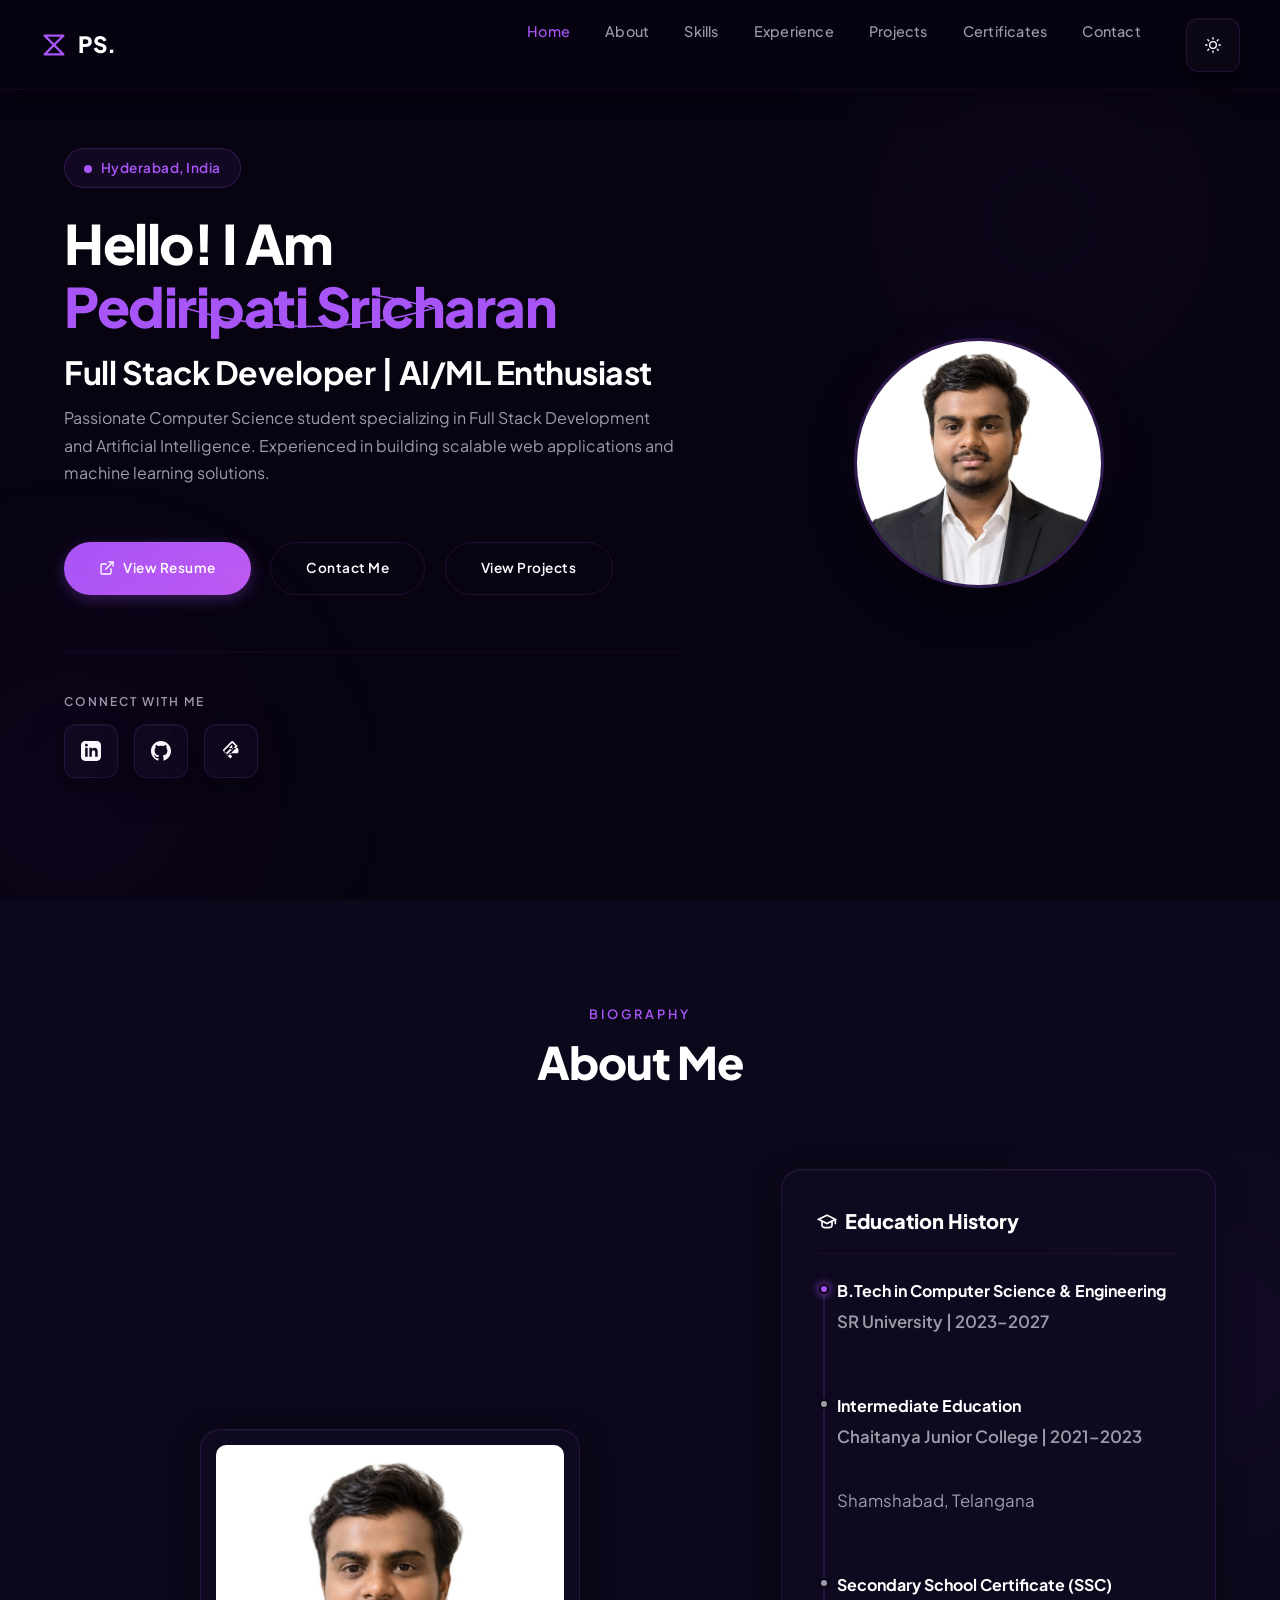
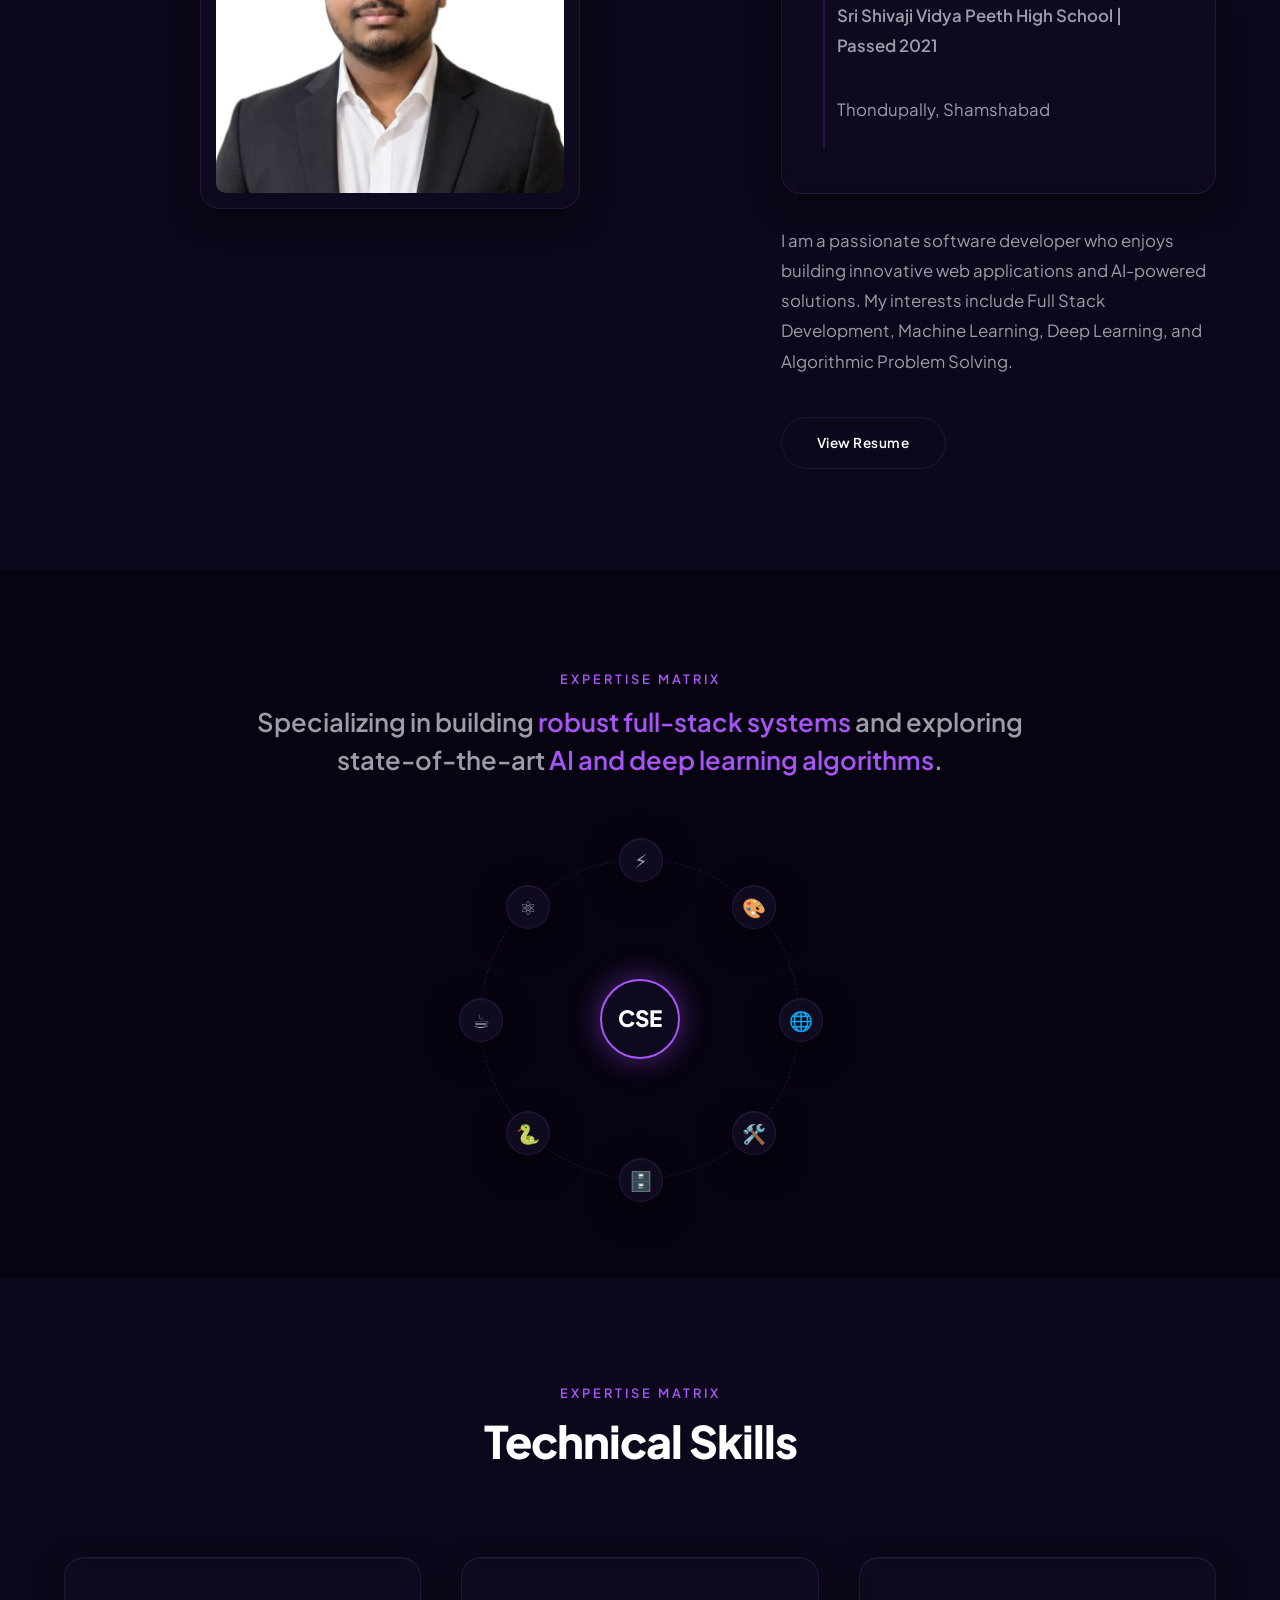
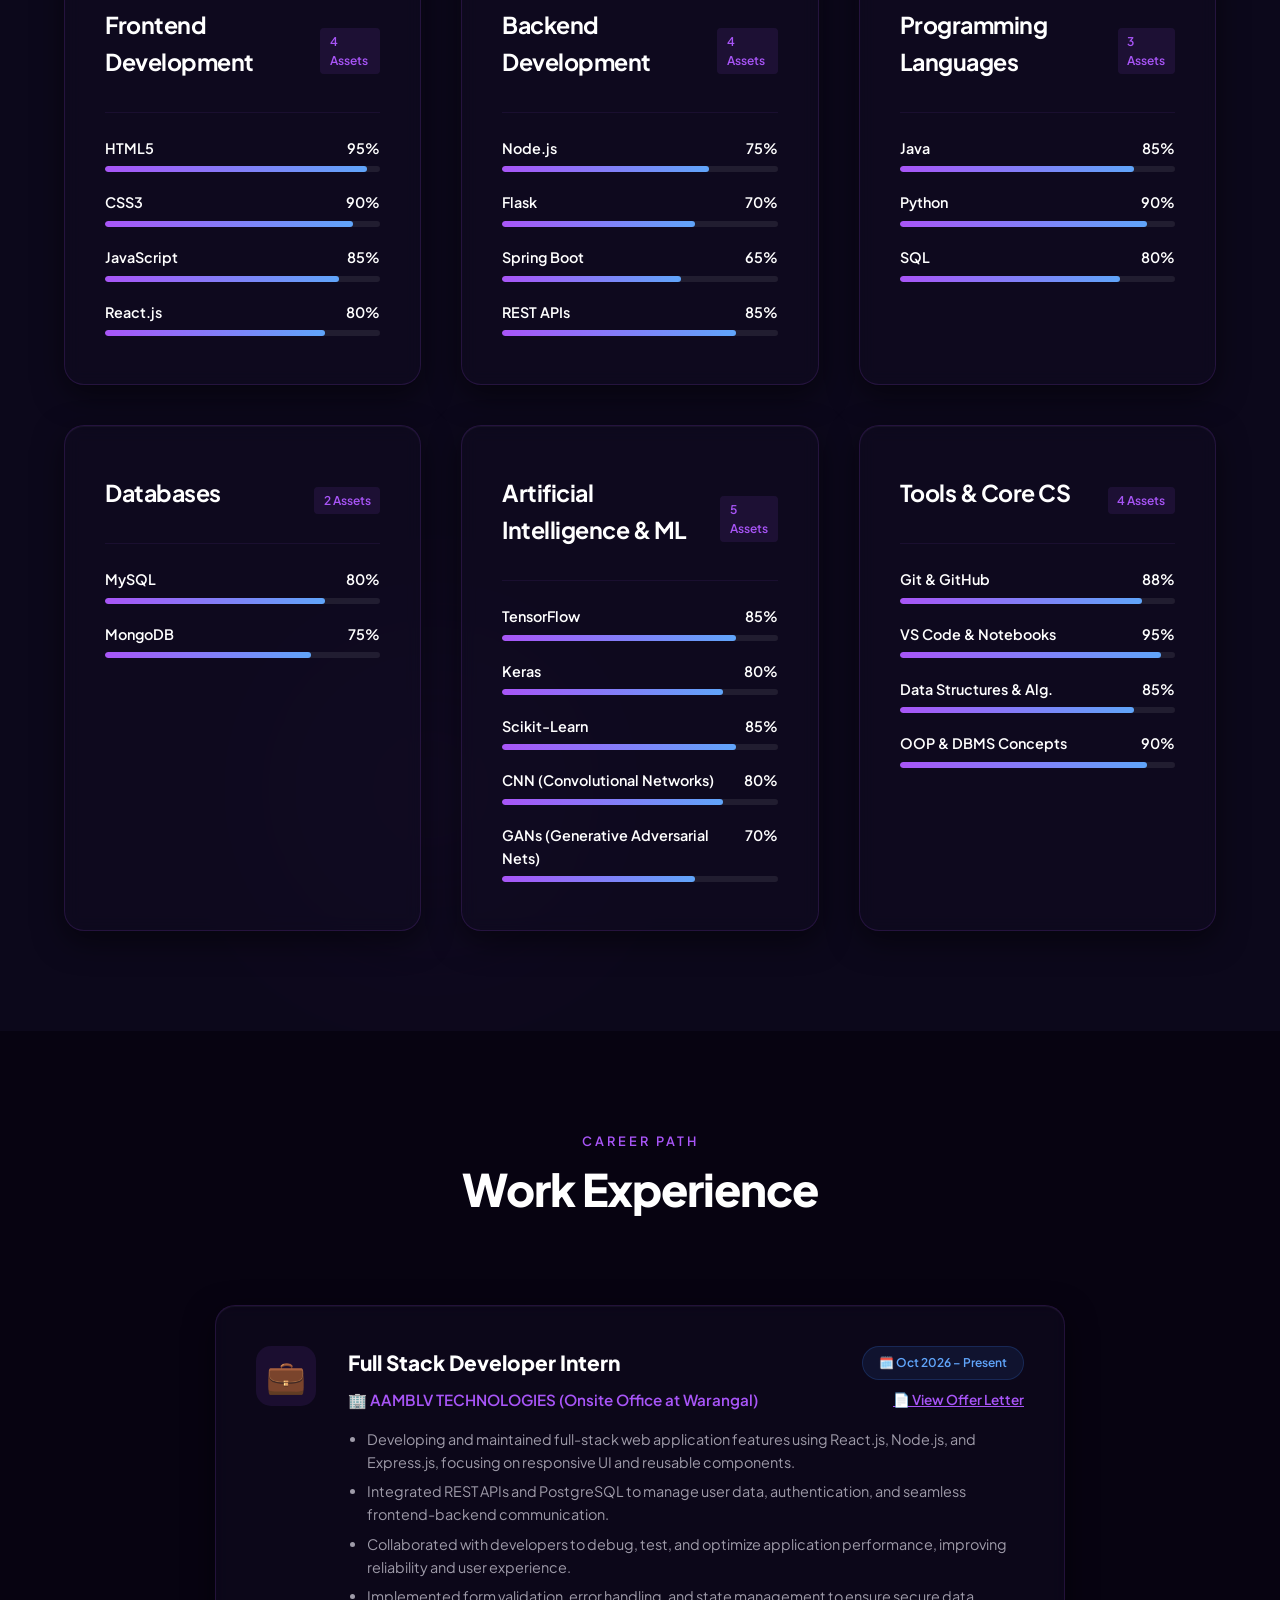
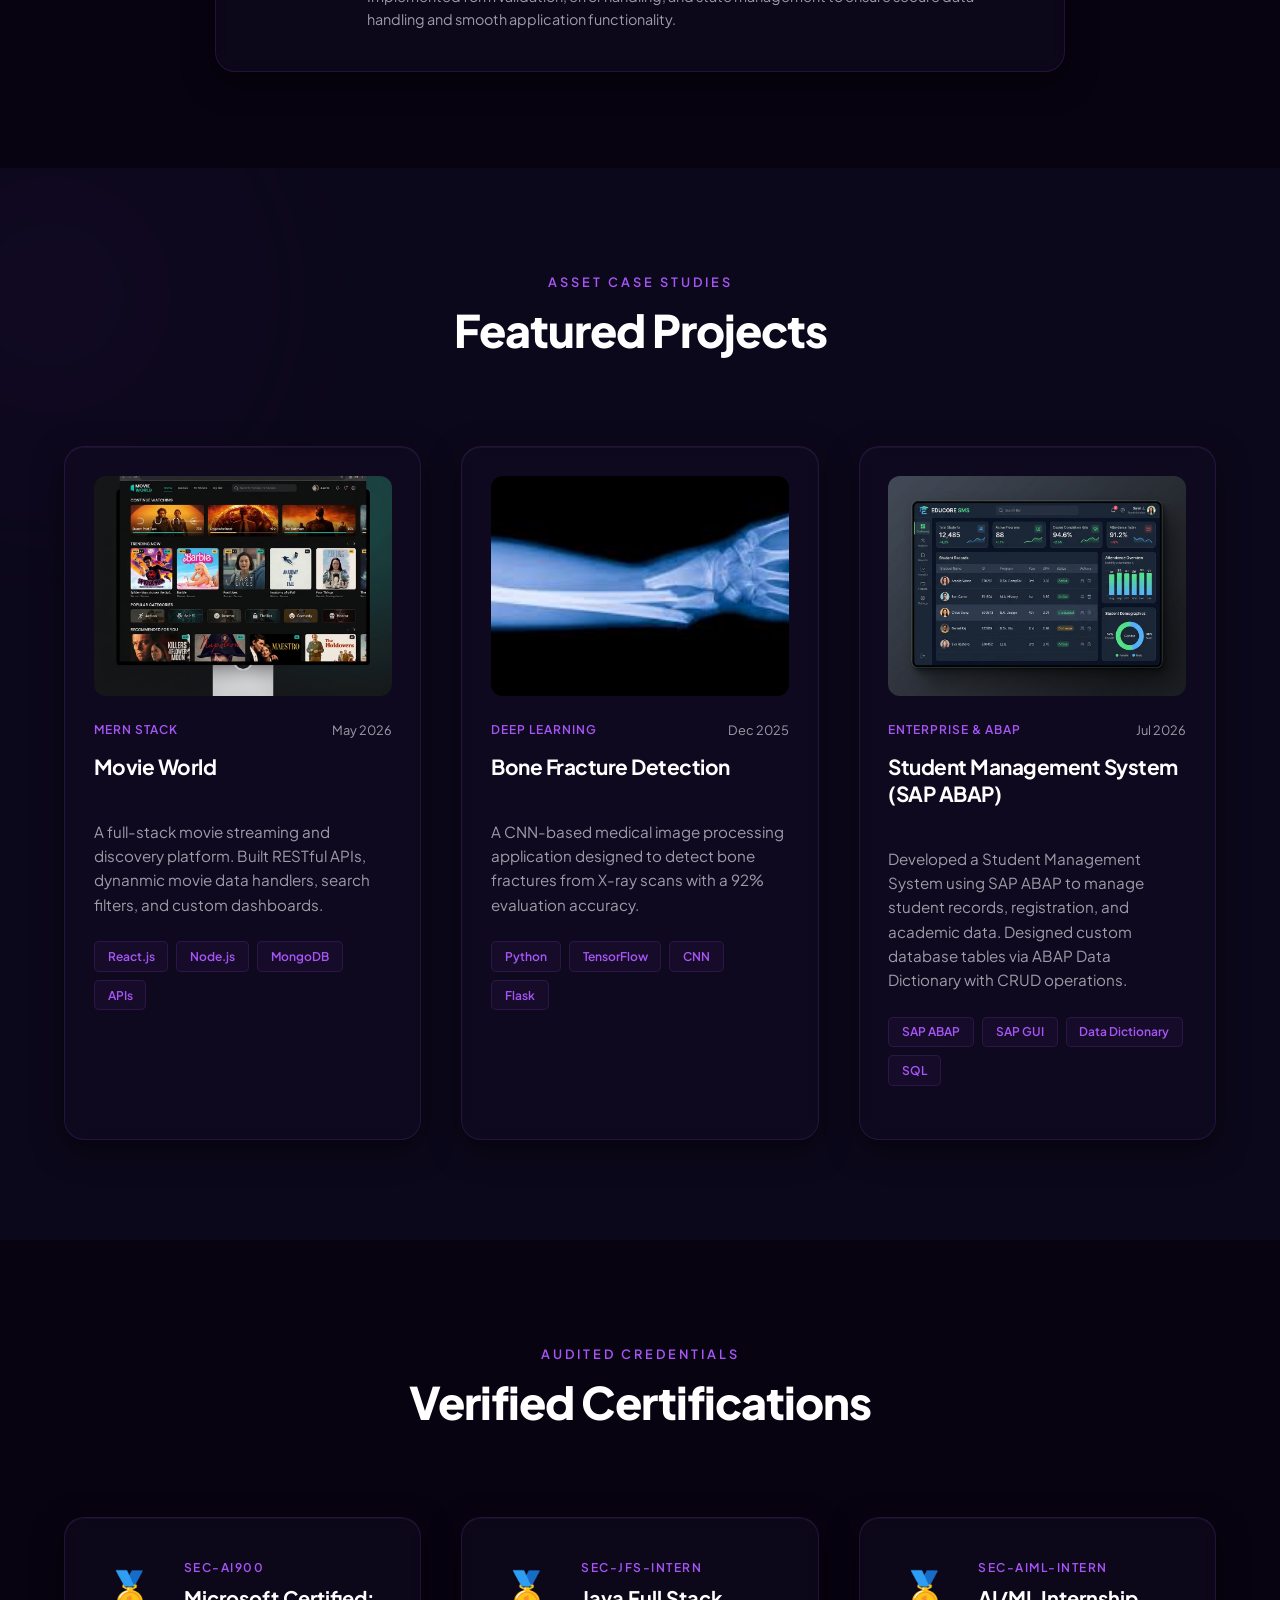
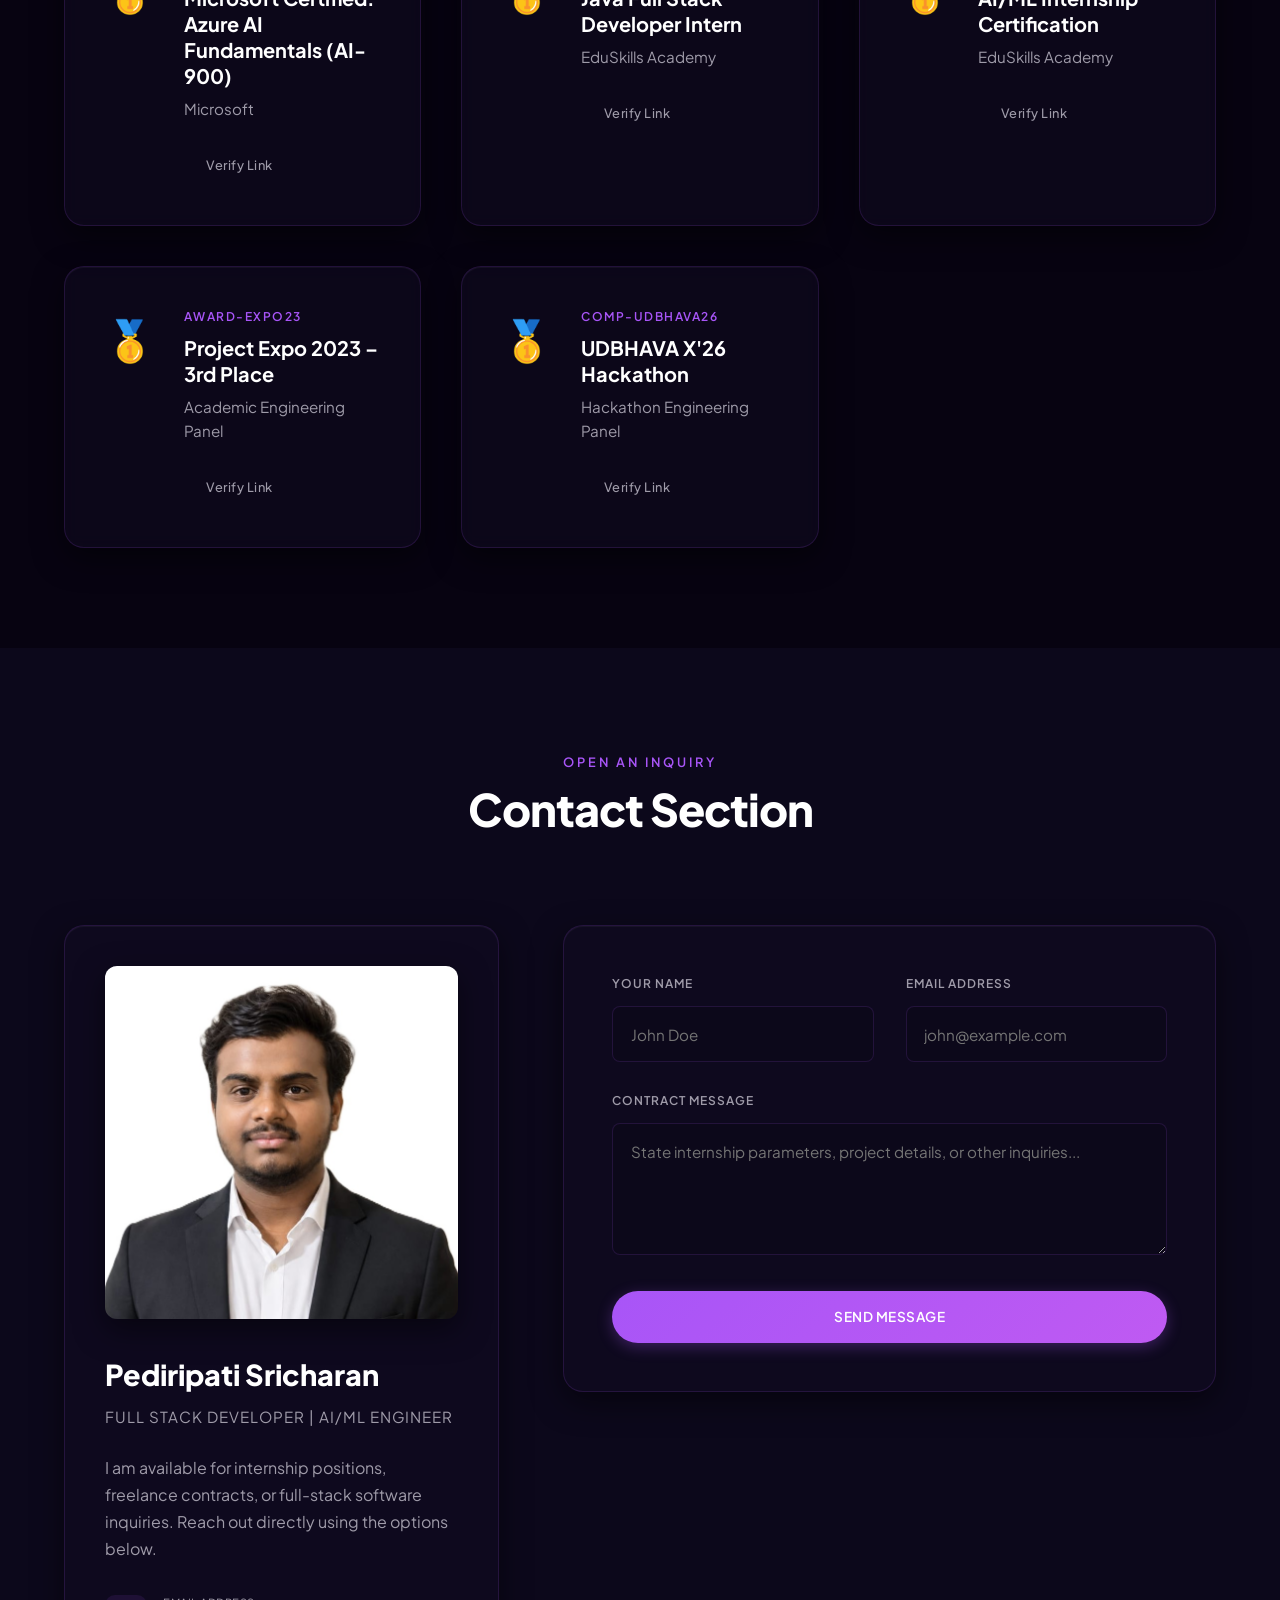
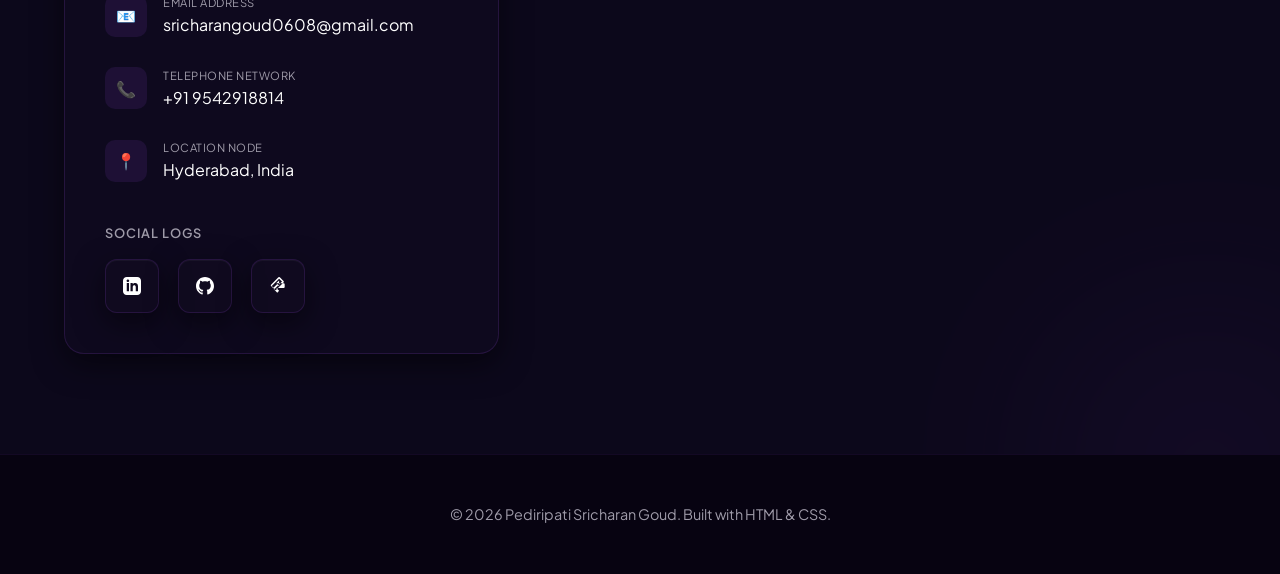
<file: index_legacy.html>
<!DOCTYPE html>
<html lang="en">

<head>
    <meta charset="UTF-8">
    <meta name="viewport" content="width=device-width, initial-scale=1.0">
    <title>Pediripati Sricharan | Portfolio</title>
    <!-- Plus Jakarta Sans Font for clean geometric UI -->
    <link rel="preconnect" href="https://fonts.googleapis.com">
    <link rel="preconnect" href="https://fonts.gstatic.com" crossorigin>
    <link href="https://fonts.googleapis.com/css2?family=Plus+Jakarta+Sans:wght@300;400;500;600;700;800&display=swap" rel="stylesheet">
    <!-- Main Stylesheet -->
    <link rel="stylesheet" href="style.css">
</head>

<body>

    <!-- Floating Header / Navbar -->
    <header class="navbar">
        <div class="container nav-container">
            <a href="#" class="logo">
                <!-- SVG Icon Logo -->
                <svg viewBox="0 0 24 24" width="28" height="28" style="color: var(--accent-color);">
                    <path d="M4,4 H20 L12,12 L20,20 H4 L12,12 Z" fill="none" stroke="currentColor" stroke-width="2" stroke-linejoin="round"/>
                </svg>
                <span>PS.</span>
            </a>

            <!-- Mobile Menu Toggle (Checkbox Hack for no-JS mobile menu) -->
            <input type="checkbox" id="nav-toggle" class="nav-toggle" aria-hidden="true">
            <label for="nav-toggle" class="nav-toggle-label">
                <span></span>
                <span></span>
                <span></span>
            </label>

            <nav class="nav-menu">
                <ul class="nav-links">
                    <li><a href="#hero">Home</a></li>
                    <li><a href="#about">About</a></li>
                    <li><a href="#skills">Skills</a></li>
                    <li><a href="#experience">Experience</a></li>
                    <li><a href="#projects">Projects</a></li>
                    <li><a href="#certificates">Certificates</a></li>
                    <li><a href="#contact">Contact</a></li>
                    <li>
                        <button class="theme-toggle-btn icon-btn" aria-label="Toggle theme" style="margin-left: 10px;">
                            <!-- Sun icon -->
                            <svg class="fi-sun" viewBox="0 0 24 24" width="16" height="16" fill="none" stroke="currentColor" stroke-width="2" stroke-linecap="round" stroke-linejoin="round">
                                <circle cx="12" cy="12" r="5"></circle>
                                <line x1="12" y1="1" x2="12" y2="3"></line>
                                <line x1="12" y1="21" x2="12" y2="23"></line>
                                <line x1="4.22" y1="4.22" x2="5.64" y2="5.64"></line>
                                <line x1="18.36" y1="18.36" x2="19.78" y2="19.78"></line>
                                <line x1="1" y1="12" x2="3" y2="12"></line>
                                <line x1="21" y1="12" x2="23" y2="12"></line>
                                <line x1="4.22" y1="19.78" x2="5.64" y2="18.36"></line>
                                <line x1="18.36" y1="5.64" x2="19.78" y2="4.22"></line>
                            </svg>
                            <!-- Moon icon -->
                            <svg class="fi-moon" viewBox="0 0 24 24" width="16" height="16" fill="none" stroke="currentColor" stroke-width="2" stroke-linecap="round" stroke-linejoin="round" style="display: none;">
                                <path d="M21 12.79A9 9 0 1 1 11.21 3 7 7 0 0 0 21 12.79z"></path>
                            </svg>
                        </button>
                    </li>
                </ul>
            </nav>
        </div>
    </header>

    <main>
        <!-- Hero Section -->
        <section id="hero" class="hero">
            <div class="container hero-grid-content">
                
                <!-- Hero Left Column -->
                <div class="hero-left-column">
                    <div class="speech-bubble">
                        <span class="bubble-dot" style="display: inline-block; width: 8px; height: 8px; border-radius: 50%; background-color: var(--accent-color); margin-right: 6px; animation: pulse 1.5s infinite;"></span>
                        Hyderabad, India
                    </div>
                    
                    <h1 class="hero-quote-tag">
                        Hello! I Am <br>
                        <span class="highlight-circled">
                            Pediripati Sricharan
                            <!-- Circular hand drawn effect -->
                            <svg class="hand-drawn-circle" viewBox="0 0 500 150">
                                <path d="M10,80 Q250,150 490,80 Q250,10 10,80" fill="none" stroke-width="3" stroke-linecap="round" stroke-linejoin="round"></path>
                            </svg>
                        </span>
                    </h1>
                    
                    <h2 class="hero-role-title">Full Stack Developer | AI/ML Enthusiast</h2>
                    
                    <p class="hero-desc-para">
                        Passionate Computer Science student specializing in Full Stack Development and Artificial Intelligence. Experienced in building scalable web applications and machine learning solutions.
                    </p>
                    
                    <div class="hero-actions" style="display: flex; gap: 1.2rem; flex-wrap: wrap; margin-bottom: 3.5rem;">
                        <a href="https://drive.google.com/file/d/1FJs9SW69OjpK9Y0SySrt5xls8jpZJiJW/view?usp=sharing" target="_blank" class="btn btn-primary view-resume-btn" style="display: inline-flex; align-items: center; gap: 0.5rem;">
                            <!-- Open External Icon -->
                            <svg viewBox="0 0 24 24" width="16" height="16" fill="none" stroke="currentColor" stroke-width="2" stroke-linecap="round" stroke-linejoin="round"><path d="M18 13v6a2 2 0 0 1-2 2H5a2 2 0 0 1-2-2V8a2 2 0 0 1 2-2h6"></path><polyline points="15 3 21 3 21 9"></polyline><line x1="10" y1="14" x2="21" y2="3"></line></svg>
                            View Resume
                        </a>
                        <a href="#contact" class="btn btn-outline">Contact Me</a>
                        <a href="#projects" class="btn btn-outline">View Projects</a>
                    </div>
                    
                    <div class="hero-footer-grid" style="align-items: center;">
                        <div class="footer-grid-col">
                            <span class="grid-title">CONNECT WITH ME</span>
                            <div class="icon-group">
                                <a href="https://www.linkedin.com/in/sricharan-goud-707b3729a/" target="_blank" rel="noopener noreferrer" class="icon-btn" title="LinkedIn">
                                    <svg viewBox="0 0 24 24" width="20" height="20" fill="currentColor"><path d="M19 0h-14c-2.761 0-5 2.239-5 5v14c0 2.761 2.239 5 5 5h14c2.762 0 5-2.239 5-5v-14c0-2.761-2.238-5-5-5zm-11 19h-3v-11h3v11zm-1.5-12.268c-.966 0-1.75-.779-1.75-1.75s.784-1.75 1.75-1.75 1.75.779 1.75 1.75-.784 1.75-1.75 1.75zm13.5 12.268h-3v-5.604c0-3.368-4-3.113-4 0v5.604h-3v-11h3v1.765c1.396-2.586 7-2.777 7 2.476v6.759z"/></svg>
                                </a>
                                <a href="https://github.com/Sricharangoud" target="_blank" rel="noopener noreferrer" class="icon-btn" title="GitHub">
                                    <svg viewBox="0 0 24 24" width="20" height="20" fill="currentColor"><path d="M12 0c-6.626 0-12 5.373-12 12 0 5.302 3.438 9.8 8.207 11.387.599.111.793-.261.793-.577v-2.234c-3.338.726-4.033-1.416-4.033-1.416-.546-1.387-1.333-1.756-1.333-1.756-1.089-.745.083-.729.083-.729 1.205.084 1.839 1.237 1.839 1.237 1.07 1.834 2.807 1.304 3.492.997.107-.775.418-1.305.762-1.604-2.665-.305-5.467-1.334-5.467-5.931 0-1.311.469-2.381 1.236-3.221-.124-.303-.535-1.524.117-3.176 0 0 1.008-.322 3.301 1.23.957-.266 1.983-.399 3.003-.404 1.02.005 2.047.138 3.006.404 2.291-1.552 3.297-1.23 3.297-1.23.653 1.653.242 2.874.118 3.176.77.84 1.235 1.911 1.235 3.221 0 4.609-2.807 5.624-5.479 5.921.43.372.823 1.102.823 2.222v3.293c0 .319.192.694.801.576 4.765-1.589 8.199-6.086 8.199-11.386 0-6.627-5.373-12-12-12z"/></svg>
                                </a>
                                <a href="https://leetcode.com/u/9542918814/" target="_blank" rel="noopener noreferrer" class="icon-btn" title="LeetCode">
                                    <!-- Custom LeetCode icon -->
                                    <svg viewBox="0 0 24 24" width="20" height="20" fill="currentColor"><path d="M13.483 0a1.374 1.374 0 0 0-.961.414l-9.777 9.778a1.375 1.375 0 0 0 0 1.942l4.885 4.885a1.375 1.375 0 0 0 1.942 0l9.778-9.777a1.375 1.375 0 0 0 0-1.942L14.444.414A1.374 1.374 0 0 0 13.483 0zm-.03 2.285 3.86 3.859-9.778 9.778-3.86-3.86 9.778-9.777zm.03 2.285L9.624 8.428H19.53a1.374 1.374 0 0 1 1.374 1.374v3.435a1.374 1.374 0 0 1-1.374 1.374H9.624l3.859 3.86-2.428 2.428-4.885-4.885a1.375 1.375 0 0 1 0-1.942l4.885-4.885 2.428 2.428z"/></svg>
                                </a>
                            </div>
                        </div>
                    </div>
                </div>
                
                <!-- Hero Right Column -->
                <div class="hero-right-column" style="position: relative; display: flex; justify-content: center;">
                    <div class="avatar-glow-wrapper">
                        <div class="avatar-img-box">
                            <!-- User specified image centered vertically -->
                            <img src="pintu.jpeg" alt="Pediripati Sricharan" style="object-position: center;">
                        </div>
                    </div>
                </div>

            </div>

            <!-- Glowing Decorative Background Orbs -->
            <div class="glow-orb orb-1"></div>
            <div class="glow-orb orb-2"></div>
        </section>

        <!-- Biography / About Me Section -->
        <section id="about" class="about section-bg-alt">
            <div class="container">
                <div class="text-center" style="text-align: center; margin-bottom: 4rem;">
                    <span class="section-subtitle-small">BIOGRAPHY</span>
                    <h2 class="section-title-large">About Me</h2>
                </div>

                <div class="about-grid">
                    <!-- About Left: Portrait -->
                    <div class="about-image-wrapper">
                        <div class="about-img-container">
                            <img src="pintu.jpeg" alt="Pediripati Sricharan" style="object-position: center;">
                        </div>
                    </div>

                    <!-- About Right: Biography Details & Education -->
                    <div class="about-text">
                        <!-- Custom styled education card -->
                        <div class="education-card">
                            <h3 class="education-card-title">
                                <svg viewBox="0 0 24 24" width="20" height="20" fill="none" stroke="currentColor" stroke-width="2" style="vertical-align: middle; margin-right: 8px;"><path d="M22 10v6M2 10l10-5 10 5-10 5z"></path><path d="M6 12v5c0 2 2 3 6 3s6-1 6-3v-5"></path></svg>
                                Education History
                            </h3>
                            
                            <div class="education-timeline">
                                <div class="edu-item">
                                    <div class="edu-marker marker-active"></div>
                                    <div class="edu-info">
                                        <h4 class="edu-degree">B.Tech in Computer Science & Engineering</h4>
                                        <p class="edu-meta">SR University | 2023–2027</p>
                                    </div>
                                </div>
                                <div class="edu-item">
                                    <div class="edu-marker"></div>
                                    <div class="edu-info">
                                        <h4 class="edu-degree">Intermediate Education</h4>
                                        <p class="edu-meta">Chaitanya Junior College | 2021–2023</p>
                                        <p class="edu-location">Shamshabad, Telangana</p>
                                    </div>
                                </div>
                                <div class="edu-item">
                                    <div class="edu-marker"></div>
                                    <div class="edu-info">
                                        <h4 class="edu-degree">Secondary School Certificate (SSC)</h4>
                                        <p class="edu-meta">Sri Shivaji Vidya Peeth High School | Passed 2021</p>
                                        <p class="edu-location">Thondupally, Shamshabad</p>
                                    </div>
                                </div>
                            </div>
                        </div>

                        <p style="margin-top: 2rem;">
                            I am a passionate software developer who enjoys building innovative web applications and AI-powered solutions. My interests include Full Stack Development, Machine Learning, Deep Learning, and Algorithmic Problem Solving.
                        </p>
                        
                        <div class="about-action-btn-wrapper">
                            <a href="https://drive.google.com/file/d/1FJs9SW69OjpK9Y0SySrt5xls8jpZJiJW/view?usp=sharing" target="_blank" class="btn btn-outline view-resume-btn">View Resume</a>
                        </div>
                    </div>
                </div>
            </div>
            
            <div class="glow-orb orb-3"></div>
        </section>

        <!-- Tech Orbit Widget Section -->
        <section class="tech-orbit-section">
            <div class="container orbit-container">
                <span class="section-subtitle-small">EXPERTISE MATRIX</span>
                <p class="orbit-intro-text">
                    Specializing in building <span>robust full-stack systems</span> and exploring state-of-the-art <span>AI and deep learning algorithms</span>.
                </p>

                <!-- Rotating Orbit Widget -->
                <div class="orbit-widget-wrapper">
                    <div class="orbit-track animate-orbit">
                        <!-- Orbit Nodes (8 items) -->
                        <div class="orbit-item item-1" title="HTML5">🌐</div>
                        <div class="orbit-item item-2" title="CSS3">🎨</div>
                        <div class="orbit-item item-3" title="JavaScript">⚡</div>
                        <div class="orbit-item item-4" title="React.js">⚛️</div>
                        <div class="orbit-item item-5" title="Java">☕</div>
                        <div class="orbit-item item-6" title="Python">🐍</div>
                        <div class="orbit-item item-7" title="MySQL">🗄️</div>
                        <div class="orbit-item item-8" title="Git">🛠️</div>
                    </div>
                    <!-- Core center node -->
                    <div class="orbit-center-node animate-counter-orbit">
                        <span class="center-logo">CSE</span>
                    </div>
                </div>
            </div>
        </section>

        <!-- Technical Skills matrix -->
        <section id="skills" class="skills section-bg-alt">
            <div class="container">
                <div class="text-center" style="text-align: center; margin-bottom: 5rem;">
                    <span class="section-subtitle-small">EXPERTISE MATRIX</span>
                    <h2 class="section-title-large">Technical Skills</h2>
                </div>

                <div class="skills-grid">
                    <!-- Frontend -->
                    <div class="skill-card">
                        <div class="skill-card-header">
                            <h3 class="skill-name">Frontend Development</h3>
                            <span class="skills-count">4 Assets</span>
                        </div>
                        <div class="skills-list">
                            <div class="skill-item">
                                <div class="skill-meta"><span>HTML5</span> <span>95%</span></div>
                                <div class="progress-bar-container"><div class="skill-progress-bar" data-percentage="95"></div></div>
                            </div>
                            <div class="skill-item">
                                <div class="skill-meta"><span>CSS3</span> <span>90%</span></div>
                                <div class="progress-bar-container"><div class="skill-progress-bar" data-percentage="90"></div></div>
                            </div>
                            <div class="skill-item">
                                <div class="skill-meta"><span>JavaScript</span> <span>85%</span></div>
                                <div class="progress-bar-container"><div class="skill-progress-bar" data-percentage="85"></div></div>
                            </div>
                            <div class="skill-item">
                                <div class="skill-meta"><span>React.js</span> <span>80%</span></div>
                                <div class="progress-bar-container"><div class="skill-progress-bar" data-percentage="80"></div></div>
                            </div>
                        </div>
                    </div>

                    <!-- Backend -->
                    <div class="skill-card">
                        <div class="skill-card-header">
                            <h3 class="skill-name">Backend Development</h3>
                            <span class="skills-count">4 Assets</span>
                        </div>
                        <div class="skills-list">
                            <div class="skill-item">
                                <div class="skill-meta"><span>Node.js</span> <span>75%</span></div>
                                <div class="progress-bar-container"><div class="skill-progress-bar" data-percentage="75"></div></div>
                            </div>
                            <div class="skill-item">
                                <div class="skill-meta"><span>Flask</span> <span>70%</span></div>
                                <div class="progress-bar-container"><div class="skill-progress-bar" data-percentage="70"></div></div>
                            </div>
                            <div class="skill-item">
                                <div class="skill-meta"><span>Spring Boot</span> <span>65%</span></div>
                                <div class="progress-bar-container"><div class="skill-progress-bar" data-percentage="65"></div></div>
                            </div>
                            <div class="skill-item">
                                <div class="skill-meta"><span>REST APIs</span> <span>85%</span></div>
                                <div class="progress-bar-container"><div class="skill-progress-bar" data-percentage="85"></div></div>
                            </div>
                        </div>
                    </div>

                    <!-- Languages -->
                    <div class="skill-card">
                        <div class="skill-card-header">
                            <h3 class="skill-name">Programming Languages</h3>
                            <span class="skills-count">3 Assets</span>
                        </div>
                        <div class="skills-list">
                            <div class="skill-item">
                                <div class="skill-meta"><span>Java</span> <span>85%</span></div>
                                <div class="progress-bar-container"><div class="skill-progress-bar" data-percentage="85"></div></div>
                            </div>
                            <div class="skill-item">
                                <div class="skill-meta"><span>Python</span> <span>90%</span></div>
                                <div class="progress-bar-container"><div class="skill-progress-bar" data-percentage="90"></div></div>
                            </div>
                            <div class="skill-item">
                                <div class="skill-meta"><span>SQL</span> <span>80%</span></div>
                                <div class="progress-bar-container"><div class="skill-progress-bar" data-percentage="80"></div></div>
                            </div>
                        </div>
                    </div>

                    <!-- Databases -->
                    <div class="skill-card">
                        <div class="skill-card-header">
                            <h3 class="skill-name">Databases</h3>
                            <span class="skills-count">2 Assets</span>
                        </div>
                        <div class="skills-list">
                            <div class="skill-item">
                                <div class="skill-meta"><span>MySQL</span> <span>80%</span></div>
                                <div class="progress-bar-container"><div class="skill-progress-bar" data-percentage="80"></div></div>
                            </div>
                            <div class="skill-item">
                                <div class="skill-meta"><span>MongoDB</span> <span>75%</span></div>
                                <div class="progress-bar-container"><div class="skill-progress-bar" data-percentage="75"></div></div>
                            </div>
                        </div>
                    </div>

                    <!-- AI/ML -->
                    <div class="skill-card">
                        <div class="skill-card-header">
                            <h3 class="skill-name">Artificial Intelligence & ML</h3>
                            <span class="skills-count">5 Assets</span>
                        </div>
                        <div class="skills-list">
                            <div class="skill-item">
                                <div class="skill-meta"><span>TensorFlow</span> <span>85%</span></div>
                                <div class="progress-bar-container"><div class="skill-progress-bar" data-percentage="85"></div></div>
                            </div>
                            <div class="skill-item">
                                <div class="skill-meta"><span>Keras</span> <span>80%</span></div>
                                <div class="progress-bar-container"><div class="skill-progress-bar" data-percentage="80"></div></div>
                            </div>
                            <div class="skill-item">
                                <div class="skill-meta"><span>Scikit-Learn</span> <span>85%</span></div>
                                <div class="progress-bar-container"><div class="skill-progress-bar" data-percentage="85"></div></div>
                            </div>
                            <div class="skill-item">
                                <div class="skill-meta"><span>CNN (Convolutional Networks)</span> <span>80%</span></div>
                                <div class="progress-bar-container"><div class="skill-progress-bar" data-percentage="80"></div></div>
                            </div>
                            <div class="skill-item">
                                <div class="skill-meta"><span>GANs (Generative Adversarial Nets)</span> <span>70%</span></div>
                                <div class="progress-bar-container"><div class="skill-progress-bar" data-percentage="70"></div></div>
                            </div>
                        </div>
                    </div>

                    <!-- Tools & Core CS -->
                    <div class="skill-card">
                        <div class="skill-card-header">
                            <h3 class="skill-name">Tools & Core CS</h3>
                            <span class="skills-count">4 Assets</span>
                        </div>
                        <div class="skills-list">
                            <div class="skill-item">
                                <div class="skill-meta"><span>Git & GitHub</span> <span>88%</span></div>
                                <div class="progress-bar-container"><div class="skill-progress-bar" data-percentage="88"></div></div>
                            </div>
                            <div class="skill-item">
                                <div class="skill-meta"><span>VS Code & Notebooks</span> <span>95%</span></div>
                                <div class="progress-bar-container"><div class="skill-progress-bar" data-percentage="95"></div></div>
                            </div>
                            <div class="skill-item">
                                <div class="skill-meta"><span>Data Structures & Alg.</span> <span>85%</span></div>
                                <div class="progress-bar-container"><div class="skill-progress-bar" data-percentage="85"></div></div>
                            </div>
                            <div class="skill-item">
                                <div class="skill-meta"><span>OOP & DBMS Concepts</span> <span>90%</span></div>
                                <div class="progress-bar-container"><div class="skill-progress-bar" data-percentage="90"></div></div>
                            </div>
                        </div>
                    </div>
                </div>
            </div>
            
            <div class="glow-orb orb-4"></div>
        </section>

        <!-- Work Experience Section -->
        <section id="experience" class="skills" style="padding-top: 6rem; padding-bottom: 6rem;">
            <div class="container">
                <div class="text-center" style="text-align: center; margin-bottom: 5rem;">
                    <span class="section-subtitle-small">CAREER PATH</span>
                    <h2 class="section-title-large">Work Experience</h2>
                </div>

                <div class="experience-timeline-container" style="max-width: 850px; margin: 0 auto; display: flex; flex-direction: column; gap: 2.5rem;">
                    
                    <!-- Experience: AAMBLV TECHNOLOGIES -->
                    <div class="experience-card-item">
                        <div class="exp-icon-box">💼</div>
                        <div class="exp-content-box">
                            <div class="exp-header-row">
                                <h3 class="exp-job-title">Full Stack Developer Intern</h3>
                                <span class="exp-date-badge">🗓️ Oct 2026 – Present</span>
                            </div>
                            <div class="exp-company-sub" style="display: flex; justify-content: space-between; align-items: center; flex-wrap: wrap; gap: 0.5rem;">
                                <span>🏢 AAMBLV TECHNOLOGIES (Onsite Office at Warangal)</span>
                                <a href="https://drive.google.com/file/d/1eAKVPNj4ag2Mqt-46lbiZ22vebfh5Y0x/view?usp=sharing" target="_blank" rel="noopener noreferrer" style="color: var(--accent-color); font-size: 0.85rem; font-weight: 600; text-decoration: underline;">📄 View Offer Letter</a>
                            </div>
                            <ul class="exp-details-list">
                                <li>Developing and maintained full-stack web application features using React.js, Node.js, and Express.js, focusing on responsive UI and reusable components.</li>
                                <li>Integrated REST APIs and PostgreSQL to manage user data, authentication, and seamless frontend-backend communication.</li>
                                <li>Collaborated with developers to debug, test, and optimize application performance, improving reliability and user experience.</li>
                                <li>Implemented form validation, error handling, and state management to ensure secure data handling and smooth application functionality.</li>
                            </ul>
                        </div>
                    </div>

                </div>
            </div>
        </section>

        <!-- Featured Projects Section -->
        <section id="projects" class="projects section-bg-alt">
            <div class="container">
                <div class="text-center" style="text-align: center; margin-bottom: 5rem;">
                    <span class="section-subtitle-small">ASSET CASE STUDIES</span>
                    <h2 class="section-title-large">Featured Projects</h2>
                </div>

                <div class="projects-grid">
                    <!-- Project 1 -->
                    <article class="project-card">
                        <div class="project-img-wrapper" style="position: relative;">
                            <!-- Hover action buttons overlay -->
                            <div class="project-hover-overlay">
                                <a href="https://github.com/Sricharangoud/Movie-World" target="_blank" rel="noopener noreferrer" class="btn btn-sm hover-overlay-btn">Code Source</a>
                                <a href="https://movie-world-blush.vercel.app/" target="_blank" rel="noopener noreferrer" class="btn btn-sm hover-overlay-btn btn-primary-overlay">Launch Demo</a>
                            </div>
                            <img src="movie_world_preview.png" alt="Movie World" class="project-img" style="object-fit: cover;">
                        </div>
                        <div class="project-content">
                            <div class="project-card-header">
                                <span class="project-category">MERN Stack</span>
                                <span class="project-like-count">May 2026</span>
                            </div>
                            <h3 class="project-title">
                                <a href="https://movie-world-blush.vercel.app/" target="_blank" rel="noopener noreferrer">Movie World</a>
                                <span class="arrow-up">↗</span>
                            </h3>
                            <p class="project-desc" style="margin-bottom: 1.5rem;">
                                A full-stack movie streaming and discovery platform. Built RESTful APIs, dynanmic movie data handlers, search filters, and custom dashboards.
                            </p>
                            <div class="project-tags" style="display: flex; gap: 0.5rem; flex-wrap: wrap; margin-bottom: 1.5rem;">
                                <span class="tag-badge">React.js</span>
                                <span class="tag-badge">Node.js</span>
                                <span class="tag-badge">MongoDB</span>
                                <span class="tag-badge">APIs</span>
                            </div>
                        </div>
                    </article>

                    <!-- Project 2 -->
                    <article class="project-card">
                        <div class="project-img-wrapper" style="position: relative;">
                            <div class="project-hover-overlay">
                                <a href="https://github.com/Sricharangoud/Bone-Fracture_detection" target="_blank" rel="noopener noreferrer" class="btn btn-sm hover-overlay-btn">Code Source</a>
                                <a href="https://bone-fracture-detection-5ivv.vercel.app/" target="_blank" rel="noopener noreferrer" class="btn btn-sm hover-overlay-btn btn-primary-overlay">Launch Demo</a>
                            </div>
                            <!-- Updated to user custom images.jpg -->
                            <img src="images.jpg" alt="Bone Fracture Detection" class="project-img" style="object-fit: cover;">
                        </div>
                        <div class="project-content">
                            <div class="project-card-header">
                                <span class="project-category">Deep Learning</span>
                                <span class="project-like-count">Dec 2025</span>
                            </div>
                            <h3 class="project-title">
                                <a href="https://bone-fracture-detection-5ivv.vercel.app/" target="_blank" rel="noopener noreferrer">Bone Fracture Detection</a>
                                <span class="arrow-up">↗</span>
                            </h3>
                            <p class="project-desc" style="margin-bottom: 1.5rem;">
                                A CNN-based medical image processing application designed to detect bone fractures from X-ray scans with a 92% evaluation accuracy.
                            </p>
                            <div class="project-tags" style="display: flex; gap: 0.5rem; flex-wrap: wrap; margin-bottom: 1.5rem;">
                                <span class="tag-badge">Python</span>
                                <span class="tag-badge">TensorFlow</span>
                                <span class="tag-badge">CNN</span>
                                <span class="tag-badge">Flask</span>
                            </div>
                        </div>
                    </article>

                    <!-- Project 3 -->
                    <article class="project-card">
                        <div class="project-img-wrapper" style="position: relative;">
                            <div class="project-hover-overlay">
                                <a href="https://github.com/Sricharangoud/Student-Management-system-using-abap" target="_blank" rel="noopener noreferrer" class="btn btn-sm hover-overlay-btn">Code Source</a>
                                <a href="https://student-management-system-using-aba.vercel.app/" target="_blank" rel="noopener noreferrer" class="btn btn-sm hover-overlay-btn btn-primary-overlay">Launch Demo</a>
                            </div>
                            <img src="student_management_preview.png" alt="Student Management System (SAP ABAP)" class="project-img" style="object-fit: cover;">
                        </div>
                        <div class="project-content">
                            <div class="project-card-header">
                                <span class="project-category">Enterprise & ABAP</span>
                                <span class="project-like-count">Jul 2026</span>
                            </div>
                            <h3 class="project-title">
                                <a href="https://student-management-system-using-aba.vercel.app/" target="_blank" rel="noopener noreferrer">Student Management System (SAP ABAP)</a>
                                <span class="arrow-up">↗</span>
                            </h3>
                            <p class="project-desc" style="margin-bottom: 1.5rem;">
                                Developed a Student Management System using SAP ABAP to manage student records, registration, and academic data. Designed custom database tables via ABAP Data Dictionary with CRUD operations.
                            </p>
                            <div class="project-tags" style="display: flex; gap: 0.5rem; flex-wrap: wrap; margin-bottom: 1.5rem;">
                                <span class="tag-badge">SAP ABAP</span>
                                <span class="tag-badge">SAP GUI</span>
                                <span class="tag-badge">Data Dictionary</span>
                                <span class="tag-badge">SQL</span>
                            </div>
                        </div>
                    </article>

                </div>
            </div>
            
            <div class="glow-orb orb-5"></div>
        </section>

        <!-- Verified Certificates Section -->
        <section id="certificates" class="certificates">
            <div class="container">
                <div class="text-center" style="text-align: center; margin-bottom: 5rem;">
                    <span class="section-subtitle-small">AUDITED CREDENTIALS</span>
                    <h2 class="section-title-large">Verified Certifications</h2>
                </div>

                <div class="certificates-grid">
                    <!-- Cert 1 -->
                    <div class="certificate-card">
                        <div class="cert-icon">🥇</div>
                        <div class="cert-content">
                            <span class="cert-code">SEC-AI900</span>
                            <h3 class="cert-title">Microsoft Certified: Azure AI Fundamentals (AI-900)</h3>
                            <p class="cert-issuer">Microsoft</p>
                            <a href="https://drive.google.com/file/d/1MDSPeF1T1i54YsfpEoQwNEX2zow7i2ks/view?usp=drive_link" target="_blank" class="cert-btn btn btn-sm">Verify Link</a>
                        </div>
                    </div>


                    <!-- Cert 3 -->
                    <div class="certificate-card">
                        <div class="cert-icon">🥇</div>
                        <div class="cert-content">
                            <span class="cert-code">SEC-JFS-INTERN</span>
                            <h3 class="cert-title">Java Full Stack Developer Intern</h3>
                            <p class="cert-issuer">EduSkills Academy</p>
                            <a href="https://drive.google.com/file/d/1b8zwm0hK-CEjJzHprdpwjBZjqCE0fZos/view?usp=drive_link" target="_blank" class="cert-btn btn btn-sm">Verify Link</a>
                        </div>
                    </div>

                    <!-- Cert 4 -->
                    <div class="certificate-card">
                        <div class="cert-icon">🥇</div>
                        <div class="cert-content">
                            <span class="cert-code">SEC-AIML-INTERN</span>
                            <h3 class="cert-title">AI/ML Internship Certification</h3>
                            <p class="cert-issuer">EduSkills Academy</p>
                            <a href="https://drive.google.com/file/d/1kmw4mh4pQ1dnprTepfTiMcvHP_CmmghT/view?usp=drive_link" target="_blank" class="cert-btn btn btn-sm">Verify Link</a>
                        </div>
                    </div>

                    <!-- Cert 5 -->
                    <div class="certificate-card">
                        <div class="cert-icon">🥇</div>
                        <div class="cert-content">
                            <span class="cert-code">AWARD-EXPO23</span>
                            <h3 class="cert-title">Project Expo 2023 – 3rd Place</h3>
                            <p class="cert-issuer">Academic Engineering Panel</p>
                            <a href="https://drive.google.com/file/d/1ZPkLYbtioS3qrI83VwfT_QiKhN2jSTmk/view?usp=drive_link" target="_blank" class="cert-btn btn btn-sm">Verify Link</a>
                        </div>
                    </div>

                    <!-- Cert 6 -->
                    <div class="certificate-card">
                        <div class="cert-icon">🥇</div>
                        <div class="cert-content">
                            <span class="cert-code">COMP-UDBHAVA26</span>
                            <h3 class="cert-title">UDBHAVA X'26 Hackathon</h3>
                            <p class="cert-issuer">Hackathon Engineering Panel</p>
                            <a href="https://drive.google.com/file/d/1cgjEctm04oSAd2z_3pcnPx1fg6rCyAZx/view?usp=sharing" target="_blank" class="cert-btn btn btn-sm">Verify Link</a>
                        </div>
                    </div>
                </div>
            </div>
        </section>

        <!-- Contact Section -->
        <section id="contact" class="contact section-bg-alt">
            <div class="container">
                <div class="text-center" style="text-align: center; margin-bottom: 5rem;">
                    <span class="section-subtitle-small">OPEN AN INQUIRY</span>
                    <h2 class="section-title-large">Contact Section</h2>
                </div>

                <div class="contact-grid">
                    <!-- Left: Contact Details Card -->
                    <div class="contact-info-card">
                        <div class="contact-img-wrapper" style="aspect-ratio: 1/1; overflow: hidden; border-radius: 12px; margin-bottom: 2rem;">
                            <!-- Styled to fit perfectly without cutoffs -->
                            <img src="pintu.jpeg" alt="Pediripati Sricharan" style="width: 100%; height: 100%; object-fit: cover; object-position: center;">
                        </div>
                        <div class="contact-info-content">
                            <h3 class="contact-name">Pediripati Sricharan</h3>
                            <p class="contact-role">Full Stack Developer | AI/ML Engineer</p>
                            <p class="contact-description">
                                I am available for internship positions, freelance contracts, or full-stack software inquiries. Reach out directly using the options below.
                            </p>
                            
                            <div class="contact-details">
                                <div class="detail-item" style="display: flex; align-items: center; gap: 1rem; margin-bottom: 1rem;">
                                    <div class="icon-badge-round" style="width: 42px; height: 42px; border-radius: 10px; background: rgba(168, 85, 247, 0.1); display: flex; align-items: center; justify-content: center; color: var(--accent-color);">📧</div>
                                    <div>
                                        <div style="font-size: 0.7rem; color: var(--text-secondary); letter-spacing: 0.5px;">EMAIL ADDRESS</div>
                                        <a href="mailto:sricharangoud0608@gmail.com">sricharangoud0608@gmail.com</a>
                                    </div>
                                </div>
                                <div class="detail-item" style="display: flex; align-items: center; gap: 1rem; margin-bottom: 1rem;">
                                    <div class="icon-badge-round" style="width: 42px; height: 42px; border-radius: 10px; background: rgba(168, 85, 247, 0.1); display: flex; align-items: center; justify-content: center; color: var(--accent-color);">📞</div>
                                    <div>
                                        <div style="font-size: 0.7rem; color: var(--text-secondary); letter-spacing: 0.5px;">TELEPHONE NETWORK</div>
                                        <a href="tel:+919542918814">+91 9542918814</a>
                                    </div>
                                </div>
                                <div class="detail-item" style="display: flex; align-items: center; gap: 1rem;">
                                    <div class="icon-badge-round" style="width: 42px; height: 42px; border-radius: 10px; background: rgba(168, 85, 247, 0.1); display: flex; align-items: center; justify-content: center; color: var(--accent-color);">📍</div>
                                    <div>
                                        <div style="font-size: 0.7rem; color: var(--text-secondary); letter-spacing: 0.5px;">LOCATION NODE</div>
                                        <a href="https://maps.google.com/?q=Hyderabad,India" target="_blank" rel="noopener noreferrer">Hyderabad, India</a>
                                    </div>
                                </div>
                            </div>

                            <div class="contact-socials-group">
                                <span class="social-title">SOCIAL LOGS</span>
                                <div class="social-icons">
                                    <a href="https://www.linkedin.com/in/sricharan-goud-707b3729a/" target="_blank" rel="noopener noreferrer" class="icon-btn" title="LinkedIn">
                                        <svg viewBox="0 0 24 24" width="18" height="18" fill="currentColor"><path d="M19 0h-14c-2.761 0-5 2.239-5 5v14c0 2.761 2.239 5 5 5h14c2.762 0 5-2.239 5-5v-14c0-2.761-2.238-5-5-5zm-11 19h-3v-11h3v11zm-1.5-12.268c-.966 0-1.75-.779-1.75-1.75s.784-1.75 1.75-1.75 1.75.779 1.75 1.75-.784 1.75-1.75 1.75zm13.5 12.268h-3v-5.604c0-3.368-4-3.113-4 0v5.604h-3v-11h3v1.765c1.396-2.586 7-2.777 7 2.476v6.759z"/></svg>
                                    </a>
                                    <a href="https://github.com/Sricharangoud" target="_blank" rel="noopener noreferrer" class="icon-btn" title="GitHub">
                                        <svg viewBox="0 0 24 24" width="18" height="18" fill="currentColor"><path d="M12 0c-6.626 0-12 5.373-12 12 0 5.302 3.438 9.8 8.207 11.387.599.111.793-.261.793-.577v-2.234c-3.338.726-4.033-1.416-4.033-1.416-.546-1.387-1.333-1.756-1.333-1.756-1.089-.745.083-.729.083-.729 1.205.084 1.839 1.237 1.839 1.237 1.07 1.834 2.807 1.304 3.492.997.107-.775.418-1.305.762-1.604-2.665-.305-5.467-1.334-5.467-5.931 0-1.311.469-2.381 1.236-3.221-.124-.303-.535-1.524.117-3.176 0 0 1.008-.322 3.301 1.23.957-.266 1.983-.399 3.003-.404 1.02.005 2.047.138 3.006.404 2.291-1.552 3.297-1.23 3.297-1.23.653 1.653.242 2.874.118 3.176.77.84 1.235 1.911 1.235 3.221 0 4.609-2.807 5.624-5.479 5.921.43.372.823 1.102.823 2.222v3.293c0 .319.192.694.801.576 4.765-1.589 8.199-6.086 8.199-11.386 0-6.627-5.373-12-12-12z"/></svg>
                                    </a>
                                    <a href="https://leetcode.com/u/9542918814/" target="_blank" rel="noopener noreferrer" class="icon-btn" title="LeetCode">
                                        <svg viewBox="0 0 24 24" width="18" height="18" fill="currentColor"><path d="M13.483 0a1.374 1.374 0 0 0-.961.414l-9.777 9.778a1.375 1.375 0 0 0 0 1.942l4.885 4.885a1.375 1.375 0 0 0 1.942 0l9.778-9.777a1.375 1.375 0 0 0 0-1.942L14.444.414A1.374 1.374 0 0 0 13.483 0zm-.03 2.285 3.86 3.859-9.778 9.778-3.86-3.86 9.778-9.777zm.03 2.285L9.624 8.428H19.53a1.374 1.374 0 0 1 1.374 1.374v3.435a1.374 1.374 0 0 1-1.374 1.374H9.624l3.859 3.86-2.428 2.428-4.885-4.885a1.375 1.375 0 0 1 0-1.942l4.885-4.885 2.428 2.428z"/></svg>
                                    </a>
                                </div>
                            </div>
                        </div>
                    </div>

                    <!-- Right: Contact Form Card -->
                    <div class="contact-form-card">
                        <form id="contactForm">
                            <div class="form-row">
                                <div class="half-width form-group">
                                    <label for="name">YOUR NAME</label>
                                    <input type="text" id="name" name="name" required placeholder="John Doe">
                                </div>
                                <div class="half-width form-group">
                                    <label for="email">EMAIL ADDRESS</label>
                                    <input type="email" id="email" name="email" required placeholder="john@example.com">
                                </div>
                            </div>
                            <div class="form-group">
                                <label for="message">CONTRACT MESSAGE</label>
                                <textarea id="message" name="message" rows="5" required placeholder="State internship parameters, project details, or other inquiries..."></textarea>
                            </div>
                            <button type="submit" class="btn btn-primary btn-submit">SEND MESSAGE</button>
                        </form>
                    </div>
                </div>
            </div>
            
            <div class="glow-orb orb-6"></div>
        </section>
    </main>

    <!-- Footer -->
    <footer class="footer">
        <div class="container">
            <p>&copy; 2026 Pediripati Sricharan Goud. Built with HTML & CSS.</p>
        </div>
    </footer>

    <!-- Resume Viewer Modal Overlay -->
    <div class="modal-overlay">
        <div class="modal-container">
            <div class="modal-header">
                <h3 class="modal-title">My Curriculum Vitae</h3>
                <span class="modal-close">&times;</span>
            </div>
            <div class="modal-body">
                <iframe src="https://drive.google.com/file/d/1FJs9SW69OjpK9Y0SySrt5xls8jpZJiJW/preview" class="resume-iframe"></iframe>
            </div>
            <div class="modal-footer">
                <a href="https://drive.google.com/file/d/1FJs9SW69OjpK9Y0SySrt5xls8jpZJiJW/view?usp=sharing" target="_blank" class="btn btn-primary">Open in Drive</a>
                <button class="btn btn-outline modal-close">Close Viewer</button>
            </div>
        </div>
    </div>

    <!-- Vanilla Script -->
    <script src="script.js"></script>
</body>

</html>
</file>
<file: style.css>
/* ==========================================================================
   CSS Variables & Theme Settings (Figma Purple / Ibrahim Memon Style)
   ========================================================================== */
:root {
    /* Color Palette - Figma Dark Purple Mode */
    --bg-main: #070311;         /* Deep obsidian purple-black */
    --bg-alt: #0c081b;          /* Alternate dark violet-grey */
    --bg-card: rgba(18, 12, 33, 0.55); /* Translucent glassmorphism card */
    
    --text-primary: #ffffff;    /* Absolute White */
    --text-secondary: #9f9ba9;  /* Muted violet-grey */
    
    --accent-color: #a855f7;    /* Electric Violet */
    --accent-hover: #bd5af2;
    --accent-gradient: linear-gradient(135deg, #a855f7, #bf5af2);
    
    /* Glassmorphism Outline & Shadows */
    --border-color: rgba(168, 85, 247, 0.15); /* Glowing purple outline */
    --shadow-card: 0 10px 30px rgba(0, 0, 0, 0.5), inset 0 1px 1px rgba(255, 255, 255, 0.05);
    --shadow-card-hover: 0 15px 40px rgba(168, 85, 247, 0.15), inset 0 1px 1px rgba(255, 255, 255, 0.1);
    
    /* Typography */
    --font-main: 'Plus Jakarta Sans', system-ui, -apple-system, sans-serif;
    --font-heading: 'Plus Jakarta Sans', system-ui, -apple-system, sans-serif;
    
    /* Sizes & Spacing */
    --max-width: 1200px;
    --nav-height: 90px;
    --section-pad: 100px 0;
    
    /* Transitions */
    --transition-fast: 0.2s cubic-bezier(0.4, 0, 0.2, 1);
    --transition-norm: 0.4s cubic-bezier(0.4, 0, 0.2, 1);
}

/* ==========================================================================
   Reset & Base Styles
   ========================================================================== */
* {
    margin: 0;
    padding: 0;
    box-sizing: border-box;
}

html {
    scroll-behavior: smooth;
}

body {
    font-family: var(--font-main);
    background-color: var(--bg-main);
    color: var(--text-secondary);
    line-height: 1.6;
    overflow-x: hidden;
}

a {
    text-decoration: none;
    color: inherit;
    transition: all var(--transition-fast);
}

ul {
    list-style: none;
}

img {
    max-width: 100%;
    display: block;
}

section {
    scroll-margin-top: var(--nav-height);
    position: relative;
    overflow: hidden;
}

/* Typography Helpers */
h1, h2, h3, h4, h5, h6 {
    font-family: var(--font-heading);
    color: var(--text-primary);
    font-weight: 700;
}

/* Utility Classes */
.container {
    width: 90%;
    max-width: var(--max-width);
    margin: 0 auto;
}

.section-bg-alt {
    background-color: var(--bg-alt);
}

.section-subtitle-small {
    font-size: 0.8rem;
    font-weight: 600;
    color: var(--accent-color);
    letter-spacing: 3px;
    text-transform: uppercase;
    margin-bottom: 0.8rem;
    text-align: center;
}

.section-title-large {
    font-size: 2.8rem;
    font-weight: 800;
    color: var(--text-primary);
    margin-bottom: 4.5rem;
    text-align: center;
    letter-spacing: -1px;
}

/* ==========================================================================
   Buttons
   ========================================================================== */
.btn {
    display: inline-block;
    padding: 0.9rem 2.2rem;
    border-radius: 30px; /* Fully rounded buttons */
    font-family: var(--font-heading);
    font-weight: 600;
    font-size: 0.85rem;
    cursor: pointer;
    transition: all var(--transition-norm);
    text-align: center;
    border: none;
    letter-spacing: 0.5px;
}

.btn-primary {
    background: var(--accent-gradient);
    color: #ffffff;
    box-shadow: 0 4px 15px rgba(168, 85, 247, 0.3);
}

.btn-primary:hover {
    transform: translateY(-4px);
    box-shadow: 0 10px 25px rgba(168, 85, 247, 0.5);
}

.btn-outline {
    background: transparent;
    color: var(--text-primary);
    border: 1.5px solid var(--border-color);
}

.btn-outline:hover {
    border-color: var(--accent-color);
    background: rgba(168, 85, 247, 0.08);
    transform: translateY(-4px);
}

.btn-sm {
    padding: 0.6rem 1.4rem;
    font-size: 0.8rem;
    font-weight: 500;
}

/* ==========================================================================
   Header / Navbar
   ========================================================================== */
.navbar {
    position: fixed;
    top: 0;
    left: 0;
    width: 100%;
    height: var(--nav-height);
    background: rgba(7, 3, 17, 0.8);
    backdrop-filter: blur(16px);
    border-bottom: 1px solid rgba(168, 85, 247, 0.08);
    z-index: 1000;
    display: flex;
    align-items: center;
    box-shadow: 0 5px 25px rgba(0,0,0,0.3);
}

.nav-container {
    display: flex;
    justify-content: space-between;
    align-items: center;
    width: 100%;
}

.logo {
    display: flex;
    align-items: center;
    gap: 0.6rem;
    font-size: 1.4rem;
    font-weight: 800;
    color: var(--text-primary);
    font-family: var(--font-heading);
}

.logo-icon {
    color: var(--accent-color);
}

.nav-links {
    display: flex;
    gap: 2.2rem;
}

.nav-links li a {
    font-weight: 500;
    color: var(--text-secondary);
    font-size: 0.9rem;
    font-family: var(--font-heading);
    letter-spacing: 0.2px;
}

.nav-links li a:hover {
    color: var(--text-primary);
}

/* Mobile Toggle classes */
.nav-toggle, .nav-toggle-label {
    display: none;
}

/* ==========================================================================
   Hero Section
   ========================================================================== */
.hero {
    min-height: 100vh;
    display: flex;
    align-items: center;
    padding-top: var(--nav-height);
    padding-bottom: 4rem;
    position: relative;
}

.hero-grid-content {
    display: grid;
    grid-template-columns: 1.3fr 1fr;
    gap: 4rem;
    align-items: center;
}

.hero-left-column {
    display: flex;
    flex-direction: column;
}

/* Speech Bubble */
.speech-bubble {
    background: rgba(168, 85, 247, 0.08);
    border: 1px solid rgba(168, 85, 247, 0.2);
    color: var(--accent-color);
    font-size: 0.85rem;
    font-weight: 600;
    padding: 0.5rem 1.2rem;
    border-radius: 30px;
    display: inline-block;
    align-self: flex-start;
    margin-bottom: 1.5rem;
    letter-spacing: 0.5px;
}

.speech-bubble span {
    color: var(--text-primary);
}

/* Figma Circling text Quote block */
.hero-quote-tag {
    font-size: clamp(2rem, 4.5vw, 3.4rem);
    font-weight: 800;
    line-height: 1.15;
    margin-bottom: 0.6rem;
    color: var(--text-primary);
    letter-spacing: -1.5px;
}

.highlight-circled {
    position: relative;
    display: inline-block;
    color: var(--accent-color);
}

.hand-drawn-circle {
    position: absolute;
    top: -12%;
    left: -6%;
    width: 112%;
    height: 124%;
    pointer-events: none;
    overflow: visible;
}

.hand-drawn-circle path {
    stroke: var(--accent-color);
    stroke-dasharray: 600;
    stroke-dashoffset: 600;
    animation: draw-circle 2.5s forwards ease-in-out;
}

@keyframes draw-circle {
    to {
        stroke-dashoffset: 0;
    }
}

.hero-quote-sub {
    font-size: 0.85rem;
    color: var(--text-secondary);
    margin-bottom: 2.2rem;
    font-style: italic;
    opacity: 0.8;
}

.hero-role-title {
    font-size: clamp(1.4rem, 2.5vw, 2.2rem);
    font-weight: 700;
    color: var(--text-primary);
    margin-bottom: 0.4rem;
    letter-spacing: -0.5px;
}

.role-cursor {
    color: var(--accent-color);
    animation: blink-cursor 1s step-end infinite;
    font-weight: 400;
    margin-left: 2px;
}

@keyframes blink-cursor {
    from, to { color: transparent; }
    50% { color: var(--accent-color); }
}

.hero-company-subtitle {
    font-size: 1.1rem;
    font-weight: 500;
    color: var(--text-primary);
    margin-bottom: 1.5rem;
}

.hero-desc-para {
    font-size: 1rem;
    color: var(--text-secondary);
    line-height: 1.7;
    margin-bottom: 3.5rem;
    max-width: 620px;
}

/* Hero Footer Grid */
.hero-footer-grid {
    display: grid;
    grid-template-columns: 1fr 1fr;
    gap: 2rem;
    border-top: 1px solid rgba(168, 85, 247, 0.08);
    padding-top: 2.5rem;
}

.footer-grid-col {
    display: flex;
    flex-direction: column;
    gap: 0.8rem;
}

.grid-title {
    font-size: 0.75rem;
    font-weight: 600;
    letter-spacing: 2px;
    color: var(--text-secondary);
}

.icon-group {
    display: flex;
    gap: 1rem;
}

.icon-btn, .skill-icon-box {
    width: 54px;
    height: 54px;
    border-radius: 12px;
    display: inline-flex;
    align-items: center;
    justify-content: center;
    background: rgba(18, 12, 33, 0.5);
    border: 1px solid var(--border-color);
    box-shadow: var(--shadow-card);
    transition: all var(--transition-norm);
    color: var(--text-primary);
    font-size: 1.2rem;
    cursor: pointer;
}

.icon-btn:hover, .skill-icon-box:hover {
    border-color: var(--accent-color);
    color: var(--accent-color);
    transform: translateY(-4px);
    box-shadow: var(--shadow-card-hover);
    background: rgba(168, 85, 247, 0.05);
}

/* Avatar Frame on Hero Right */
.avatar-glow-wrapper {
    position: relative;
    width: 320px;
    height: 320px;
    display: flex;
    align-items: center;
    justify-content: center;
    margin: 0 auto;
}

.avatar-glow-wrapper::before {
    content: '';
    position: absolute;
    width: 280px;
    height: 280px;
    background: radial-gradient(circle, rgba(168, 85, 247, 0.35) 0%, rgba(168, 85, 247, 0) 70%);
    filter: blur(15px);
    z-index: 1;
}

.avatar-img-box {
    position: relative;
    width: 250px;
    height: 250px;
    border-radius: 50%;
    overflow: hidden;
    border: 3px solid rgba(168, 85, 247, 0.25);
    box-shadow: 0 15px 40px rgba(0, 0, 0, 0.6);
    z-index: 2;
    background: var(--bg-alt);
}

.avatar-img-box img {
    width: 100%;
    height: 100%;
    object-fit: cover;
    object-position: center top;
}

/* Glowing Background Orbs */
.glow-orb {
    position: absolute;
    border-radius: 50%;
    filter: blur(120px);
    z-index: 0;
    opacity: 0.35;
    pointer-events: none;
}

.orb-1 {
    top: 5%;
    right: 5%;
    width: 350px;
    height: 350px;
    background: radial-gradient(circle, rgba(168, 85, 247, 0.4) 0%, rgba(168, 85, 247, 0) 70%);
}

.orb-2 {
    bottom: -10%;
    left: -10%;
    width: 400px;
    height: 400px;
    background: radial-gradient(circle, rgba(138, 43, 226, 0.35) 0%, rgba(138, 43, 226, 0) 70%);
}

.orb-3 {
    top: 20%;
    right: -10%;
    width: 380px;
    height: 380px;
    background: radial-gradient(circle, rgba(168, 85, 247, 0.35) 0%, rgba(168, 85, 247, 0) 70%);
}

.orb-4 {
    bottom: 5%;
    left: 20%;
    width: 350px;
    height: 350px;
    background: radial-gradient(circle, rgba(168, 85, 247, 0.3) 0%, rgba(168, 85, 247, 0) 70%);
}

.orb-5 {
    top: -5%;
    left: -10%;
    width: 360px;
    height: 360px;
    background: radial-gradient(circle, rgba(138, 43, 226, 0.35) 0%, rgba(138, 43, 226, 0) 70%);
}

.orb-6 {
    bottom: -15%;
    right: -10%;
    width: 400px;
    height: 400px;
    background: radial-gradient(circle, rgba(168, 85, 247, 0.35) 0%, rgba(168, 85, 247, 0) 70%);
}

/* ==========================================================================
   Biography Section
   ========================================================================== */
.about {
    padding: var(--section-pad);
    position: relative;
}

.about-grid {
    display: grid;
    grid-template-columns: 3fr 2fr;
    gap: 4rem;
    align-items: center;
    position: relative;
    z-index: 2;
}

.about-text p {
    font-size: 1.05rem;
    line-height: 1.8;
    margin-bottom: 2rem;
    color: var(--text-secondary);
}

.about-action-btn-wrapper {
    margin-top: 2.5rem;
}

.about-image-wrapper {
    display: flex;
    justify-content: center;
}

.about-img-container {
    width: 100%;
    max-width: 380px;
    background: var(--bg-card);
    border: 1px solid var(--border-color);
    padding: 15px;
    border-radius: 20px;
    box-shadow: var(--shadow-card);
}

.about-img-container img {
    border-radius: 10px;
    width: 100%;
    object-fit: cover;
    aspect-ratio: 1/1;
}

/* ==========================================================================
   Tech Orbit Section
   ========================================================================== */
.tech-orbit-section {
    padding: var(--section-pad);
    background-color: var(--bg-main);
    position: relative;
}

.orbit-container {
    display: flex;
    flex-direction: column;
    align-items: center;
    text-align: center;
    position: relative;
    z-index: 2;
}

.orbit-intro-text {
    font-size: clamp(1.1rem, 2.5vw, 1.6rem);
    font-weight: 600;
    line-height: 1.5;
    color: var(--text-secondary);
    max-width: 800px;
    margin-bottom: 3rem;
}

.orbit-intro-text span {
    color: var(--accent-color);
}

/* Orbit Widget Track & Center Core */
.orbit-widget-wrapper {
    position: relative;
    width: 320px;
    height: 320px;
    margin-top: 2rem;
    display: flex;
    align-items: center;
    justify-content: center;
}

.orbit-track {
    position: relative;
    width: 100%;
    height: 100%;
    border: 1.5px dashed rgba(168, 85, 247, 0.18);
    border-radius: 50%;
    display: flex;
    align-items: center;
    justify-content: center;
    animation: orbit-rotate 35s linear infinite;
}

.orbit-center-node {
    position: absolute;
    width: 80px;
    height: 80px;
    background: #0d091e;
    border: 2px solid var(--accent-color);
    border-radius: 50%;
    display: flex;
    align-items: center;
    justify-content: center;
    box-shadow: 0 0 30px rgba(168, 85, 247, 0.45);
    z-index: 10;
    animation: counter-rotate 35s linear infinite;
}

.center-logo {
    font-family: var(--font-heading);
    font-size: 1.4rem;
    font-weight: 800;
    color: var(--text-primary);
}

.orbit-item {
    position: absolute;
    width: 44px;
    height: 44px;
    background: rgba(18, 12, 33, 0.85);
    border: 1px solid var(--border-color);
    border-radius: 50%;
    display: flex;
    align-items: center;
    justify-content: center;
    font-size: 1.2rem;
    box-shadow: var(--shadow-card);
    cursor: pointer;
    transition: transform 0.2s ease, border-color 0.2s ease;
    z-index: 5;
    animation: counter-rotate 35s linear infinite;
}

.orbit-item:hover {
    border-color: var(--accent-color);
    transform: scale(1.15);
    background: rgba(168, 85, 247, 0.08);
}

/* Pre-calculated positions around 320px circle (r=160px) to prevent compatibility issues */
.item-1 { left: 298px; top: 138px; }  /* 0 deg */
.item-2 { left: 251px; top: 25px; }   /* 45 deg */
.item-3 { left: 138px; top: -22px; }  /* 90 deg */
.item-4 { left: 25px; top: 25px; }    /* 135 deg */
.item-5 { left: -22px; top: 138px; }  /* 180 deg */
.item-6 { left: 25px; top: 251px; }   /* 225 deg */
.item-7 { left: 138px; top: 298px; }  /* 270 deg */
.item-8 { left: 251px; top: 251px; }  /* 315 deg */

@keyframes orbit-rotate {
    0% { transform: rotate(0deg); }
    100% { transform: rotate(360deg); }
}

@keyframes counter-rotate {
    0% { transform: rotate(0deg); }
    100% { transform: rotate(-360deg); }
}

/* ==========================================================================
   Skills / Services Section
   ========================================================================== */
.skills {
    padding: var(--section-pad);
    position: relative;
}

.skills-grid {
    display: grid;
    grid-template-columns: repeat(auto-fit, minmax(320px, 1fr));
    gap: 2.5rem;
    position: relative;
    z-index: 2;
}

.skill-card {
    background: var(--bg-card);
    border: 1px solid var(--border-color);
    padding: 3rem 2.5rem;
    border-radius: 20px;
    box-shadow: var(--shadow-card);
    transition: all var(--transition-norm);
    position: relative;
    cursor: pointer;
    backdrop-filter: blur(8px);
}

.skill-card:hover {
    border-color: var(--accent-color);
    transform: translateY(-8px);
    box-shadow: var(--shadow-card-hover);
    background: rgba(22, 14, 38, 0.6);
}

.skill-icon {
    font-size: 2.5rem;
    color: var(--accent-color);
    margin-bottom: 1.8rem;
    display: inline-block;
    transition: all var(--transition-norm);
}

.skill-card:hover .skill-icon {
    transform: scale(1.1);
}

.skill-name {
    font-size: 1.45rem;
    font-weight: 700;
    margin-bottom: 1rem;
    letter-spacing: -0.5px;
}

.skill-desc {
    font-size: 0.95rem;
    color: var(--text-secondary);
    line-height: 1.7;
    margin-bottom: 1.8rem;
}

.card-arrow {
    font-size: 1.8rem;
    color: var(--accent-color);
    opacity: 0;
    transform: translateX(-10px);
    transition: all var(--transition-norm);
    display: inline-block;
    line-height: 1;
}

.skill-card:hover .card-arrow {
    opacity: 1;
    transform: translateX(0);
}

/* ==========================================================================
   Portfolio / Projects Section
   ========================================================================== */
.projects {
    padding: var(--section-pad);
    position: relative;
}

.projects-grid {
    display: grid;
    grid-template-columns: repeat(auto-fit, minmax(320px, 1fr));
    gap: 2.5rem;
    position: relative;
    z-index: 2;
}

.project-card {
    background: var(--bg-card);
    border: 1px solid var(--border-color);
    border-radius: 20px;
    padding: 1.8rem;
    box-shadow: var(--shadow-card);
    transition: all var(--transition-norm);
    cursor: pointer;
    backdrop-filter: blur(8px);
}

.project-card:hover {
    border-color: var(--accent-color);
    transform: translateY(-8px);
    box-shadow: var(--shadow-card-hover);
    background: rgba(22, 14, 38, 0.6);
}

.project-img-wrapper {
    width: 100%;
    height: 220px;
    border-radius: 12px;
    overflow: hidden;
    background: #050209;
    margin-bottom: 1.5rem;
}

.project-img {
    width: 100%;
    height: 100%;
    object-fit: contain;
    transition: all var(--transition-norm);
}

.project-card:hover .project-img {
    transform: scale(1.04);
}

.project-content {
    display: flex;
    flex-direction: column;
}

.project-card-header {
    display: flex;
    justify-content: space-between;
    align-items: center;
    margin-bottom: 0.8rem;
}

.project-category {
    font-size: 0.75rem;
    font-weight: 600;
    letter-spacing: 1px;
    color: var(--accent-color);
    text-transform: uppercase;
}

.project-like-count {
    font-size: 0.8rem;
    color: var(--text-secondary);
}

.project-title {
    font-size: 1.3rem;
    font-weight: 700;
    margin-bottom: 0.8rem;
    letter-spacing: -0.5px;
    line-height: 1.3;
}

.project-title a {
    color: var(--text-primary);
    display: flex;
    align-items: center;
    justify-content: space-between;
}

.project-title a:hover {
    color: var(--accent-color);
}

.arrow-up {
    font-size: 1.1rem;
    opacity: 0;
    transition: all var(--transition-norm);
}

.project-card:hover .arrow-up {
    opacity: 1;
}

.project-desc {
    font-size: 0.95rem;
    color: var(--text-secondary);
    line-height: 1.6;
}

/* ==========================================================================
   Certificates Section
   ========================================================================== */
.certificates {
    padding: var(--section-pad);
    position: relative;
}

.certificates-grid {
    display: grid;
    grid-template-columns: repeat(auto-fit, minmax(320px, 1fr));
    gap: 2.5rem;
    position: relative;
    z-index: 2;
}

.certificate-card {
    background: var(--bg-card);
    border: 1px solid var(--border-color);
    box-shadow: var(--shadow-card);
    padding: 2.5rem;
    border-radius: 20px;
    display: flex;
    gap: 1.8rem;
    transition: all var(--transition-norm);
    cursor: pointer;
    backdrop-filter: blur(8px);
}

.certificate-card:hover {
    border-color: var(--accent-color);
    background: rgba(22, 14, 38, 0.6);
    transform: translateY(-6px);
    box-shadow: var(--shadow-card-hover);
}

.cert-icon {
    font-size: 2.5rem;
    color: var(--accent-color);
}

.cert-content {
    display: flex;
    flex-direction: column;
    flex-grow: 1;
}

.cert-code {
    font-size: 0.75rem;
    font-weight: 600;
    color: var(--accent-color);
    letter-spacing: 1.5px;
    margin-bottom: 0.5rem;
}

.cert-title {
    font-size: 1.25rem;
    font-weight: 700;
    margin-bottom: 0.5rem;
    line-height: 1.3;
}

.cert-issuer {
    font-size: 0.95rem;
    color: var(--text-secondary);
    margin-bottom: 1.5rem;
}

.cert-btn {
    align-self: flex-start;
}

/* ==========================================================================
   Contact Section
   ========================================================================== */
.contact {
    padding: var(--section-pad);
}

.contact-grid {
    display: grid;
    grid-template-columns: 2fr 3fr;
    gap: 4rem;
    align-items: start;
}

/* Left Card: Contact Info Card */
.contact-info-card {
    background: var(--bg-card);
    border: 1px solid var(--border-color);
    box-shadow: var(--shadow-card);
    padding: 2.5rem;
    border-radius: 20px;
    height: 100%;
}

.contact-img-wrapper {
    width: 100%;
    border-radius: 12px;
    overflow: hidden;
    margin-bottom: 2rem;
    box-shadow: var(--shadow-card);
}

.contact-img-wrapper img {
    width: 100%;
    aspect-ratio: 1.3/1;
    object-fit: cover;
}

.contact-info-content {
    display: flex;
    flex-direction: column;
}

.contact-name {
    font-size: 1.8rem;
    font-weight: 800;
    margin-bottom: 0.5rem;
}

.contact-role {
    font-size: 0.95rem;
    color: var(--text-secondary);
    margin-bottom: 1.5rem;
    text-transform: uppercase;
    letter-spacing: 1px;
}

.contact-description {
    font-size: 1rem;
    line-height: 1.7;
    margin-bottom: 2rem;
}

.contact-details {
    margin-bottom: 2.5rem;
    display: flex;
    flex-direction: column;
    gap: 0.8rem;
    font-size: 1rem;
}

.contact-details a {
    color: var(--text-primary);
}

.contact-details a:hover {
    color: var(--accent-color);
}

.contact-socials-group {
    display: flex;
    flex-direction: column;
    gap: 1rem;
}

.social-title {
    font-size: 0.8rem;
    font-weight: 600;
    letter-spacing: 1px;
    color: var(--text-secondary);
}

.social-icons {
    display: flex;
    gap: 1.2rem;
}

/* Right Card: Form Card */
.contact-form-card {
    background: var(--bg-card);
    border: 1px solid var(--border-color);
    box-shadow: var(--shadow-card);
    padding: 3rem;
    border-radius: 20px;
}

.form-row {
    display: flex;
    gap: 2rem;
}

.half-width {
    flex: 1;
}

.form-group {
    margin-bottom: 1.8rem;
}

.form-group label {
    display: block;
    margin-bottom: 0.8rem;
    font-weight: 600;
    font-size: 0.75rem;
    letter-spacing: 1px;
    color: var(--text-secondary);
}

.form-group input,
.form-group textarea {
    width: 100%;
    padding: 1.1rem;
    background-color: #0c081a;
    border: 1.5px solid var(--border-color);
    border-radius: 8px;
    color: var(--text-primary);
    font-family: var(--font-main);
    font-size: 0.95rem;
    transition: all var(--transition-fast);
}

.form-group input:focus,
.form-group textarea:focus {
    outline: none;
    border-color: var(--accent-color);
    background-color: #0d081c;
    box-shadow: 0 0 10px rgba(168, 85, 247, 0.15);
}

.btn-submit {
    width: 100%;
    padding: 1.1rem;
    font-weight: 600;
}

/* ==========================================================================
   Footer
   ========================================================================== */
.footer {
    padding: 3rem 0;
    text-align: center;
    font-size: 0.9rem;
    color: var(--text-secondary);
    background-color: var(--bg-main);
    border-top: 1px solid rgba(168, 85, 247, 0.08);
}

/* ==========================================================================
   Resume Viewer Modal
   ========================================================================== */
.modal-overlay {
    position: fixed;
    top: 0;
    left: 0;
    width: 100vw;
    height: 100vh;
    background-color: rgba(7, 3, 17, 0.8);
    backdrop-filter: blur(12px);
    display: flex;
    justify-content: center;
    align-items: center;
    z-index: 2000;
    opacity: 0;
    pointer-events: none;
    transition: opacity var(--transition-fast) ease;
}

.modal-overlay.active {
    opacity: 1;
    pointer-events: all;
}

.modal-container {
    background-color: var(--bg-main);
    border: 1.5px solid var(--border-color);
    border-radius: 20px;
    width: 90%;
    max-width: 900px;
    height: 85vh;
    display: flex;
    flex-direction: column;
    box-shadow: var(--shadow-card);
    overflow: hidden;
    transform: translateY(20px);
    transition: transform var(--transition-fast) ease;
}

.modal-overlay.active .modal-container {
    transform: translateY(0);
}

.modal-header {
    padding: 1.5rem 2rem;
    border-bottom: 1px solid rgba(168, 85, 247, 0.08);
    display: flex;
    justify-content: space-between;
    align-items: center;
}

.modal-title {
    font-size: 1.4rem;
    font-weight: 800;
    color: var(--text-primary);
}

.modal-close {
    font-size: 2rem;
    font-weight: 700;
    color: var(--text-secondary);
    cursor: pointer;
    line-height: 1;
    transition: color var(--transition-fast);
    padding: 0.2rem 0.5rem;
}

.modal-close:hover {
    color: var(--accent-color);
}

.modal-body {
    flex-grow: 1;
    padding: 1rem;
    background-color: #0c081c;
}

.resume-iframe {
    width: 100%;
    height: 100%;
    border: none;
    border-radius: 8px;
}

.modal-footer {
    padding: 1.5rem 2rem;
    border-top: 1px solid rgba(168, 85, 247, 0.08);
    display: flex;
    justify-content: flex-end;
    gap: 1.2rem;
}

/* ==========================================================================
   Responsive Design
   ========================================================================== */
@media screen and (max-width: 991px) {
    .hero-grid-content {
        grid-template-columns: 1fr;
        gap: 4rem;
    }
    
    .hero-right-column {
        max-width: 450px;
        margin: 0 auto;
    }
    
    .about-grid, .contact-grid {
        grid-template-columns: 1fr;
        gap: 3rem;
    }
    
    .about-image-wrapper {
        order: -1;
    }
    
    .about-img-container {
        max-width: 100%;
    }
}

@media screen and (max-width: 768px) {
    :root {
        --nav-height: 80px;
    }
    
    .section-title-large {
        font-size: 2.2rem;
        margin-bottom: 3rem;
    }
    
    /* Mobile Nav setup */
    .nav-toggle-label {
        display: flex;
        flex-direction: column;
        justify-content: space-between;
        width: 25px;
        height: 18px;
        cursor: pointer;
        z-index: 1001;
    }
    
    .nav-toggle-label span {
        display: block;
        height: 2px;
        width: 100%;
        background-color: var(--text-primary);
        transition: all var(--transition-fast);
    }
    
    .nav-menu {
        position: absolute;
        top: 100%;
        left: 0;
        width: 100%;
        background: rgba(7, 3, 17, 0.98);
        backdrop-filter: blur(10px);
        border-bottom: 1px solid rgba(168, 85, 247, 0.08);
        clip-path: circle(0px at top right);
        transition: clip-path 0.4s ease-in-out;
        padding: 2.5rem 0;
        box-shadow: 0 10px 25px rgba(0,0,0,0.4);
    }
    
    .nav-links {
        flex-direction: column;
        align-items: center;
        gap: 1.8rem;
    }
    
    .nav-toggle:checked ~ .nav-menu {
        clip-path: circle(150% at top right);
    }
    
    .nav-toggle:checked ~ .nav-toggle-label span:nth-child(1) {
        transform: translateY(8px) rotate(45deg);
    }
    
    .nav-toggle:checked ~ .nav-toggle-label span:nth-child(2) {
        opacity: 0;
    }
    
    .nav-toggle:checked ~ .nav-toggle-label span:nth-child(3) {
        transform: translateY(-8px) rotate(-45deg);
    }
    
    .hero-footer-grid {
        grid-template-columns: 1fr;
        gap: 2.5rem;
    }
    
    .form-row {
        flex-direction: column;
        gap: 0;
    }
    
    .modal-container {
        width: 95%;
        height: 90vh;
    }
    
    .modal-footer {
        flex-direction: column;
    }
    
    .modal-footer .btn {
        width: 100%;
    }
}

/* ==========================================================================
   Light Mode Overrides
   ========================================================================== */
body.light-mode {
    --bg-main: #f8fafc;
    --bg-alt: #f1f5f9;
    --bg-card: rgba(255, 255, 255, 0.75);
    --text-primary: #0f172a;
    --text-secondary: #475569;
    --border-color: rgba(168, 85, 247, 0.1);
    --shadow-card: 0 10px 30px rgba(0, 0, 0, 0.05), inset 0 1px 1px rgba(255, 255, 255, 0.8);
    --shadow-card-hover: 0 15px 40px rgba(168, 85, 247, 0.08), inset 0 1px 1px rgba(255, 255, 255, 0.9);
}

body.light-mode .orbit-center-node,
body.light-mode .orbit-item {
    background-color: #ffffff;
    color: #0f172a;
    box-shadow: 0 5px 15px rgba(0, 0, 0, 0.08);
}

body.light-mode .form-group input,
body.light-mode .form-group textarea {
    background-color: #f1f5f9;
    color: #0f172a;
    border-color: rgba(0, 0, 0, 0.08);
}

body.light-mode .form-group input:focus,
body.light-mode .form-group textarea:focus {
    background-color: #ffffff;
    border-color: var(--accent-color);
}

body.light-mode .btn-outline {
    background: #ffffff;
    color: #0f172a;
}

body.light-mode .navbar {
    background: rgba(255, 255, 255, 0.85);
    border-bottom-color: rgba(0, 0, 0, 0.05);
}

body.light-mode .logo,
body.light-mode .nav-links li a {
    color: #0f172a;
}

body.light-mode .nav-links li a:hover,
body.light-mode .nav-links li a.active {
    color: var(--accent-color);
}

/* ==========================================================================
   Education Card & Timeline
   ========================================================================== */
.education-card {
    background: var(--bg-card);
    border: 1px solid var(--border-color);
    padding: 2.2rem;
    border-radius: 20px;
    box-shadow: var(--shadow-card);
    backdrop-filter: blur(8px);
    margin-bottom: 2rem;
    text-align: left;
}

.education-card-title {
    font-size: 1.25rem;
    font-weight: 800;
    color: var(--text-primary);
    border-bottom: 1px solid rgba(168, 85, 247, 0.08);
    padding-bottom: 1rem;
    margin-bottom: 1.5rem;
    display: flex;
    align-items: center;
}

.education-timeline {
    display: flex;
    flex-direction: column;
    gap: 1.5rem;
    position: relative;
}

.education-timeline::before {
    content: '';
    position: absolute;
    top: 8px;
    bottom: 8px;
    left: 6px;
    width: 2px;
    background-color: rgba(168, 85, 247, 0.15);
}

.edu-item {
    display: flex;
    gap: 1.5rem;
    position: relative;
    padding-left: 20px;
}

.edu-marker {
    position: absolute;
    left: 2px;
    top: 6px;
    width: 10px;
    height: 10px;
    border-radius: 50%;
    background-color: var(--text-secondary);
    border: 2px solid var(--bg-main);
    z-index: 2;
}

.edu-marker.marker-active {
    background-color: var(--accent-color);
    box-shadow: 0 0 10px var(--accent-color);
}

.edu-info {
    display: flex;
    flex-direction: column;
}

.edu-degree {
    font-size: 1rem;
    font-weight: 700;
    color: var(--text-primary);
    margin-bottom: 0.2rem;
}

.edu-meta {
    font-size: 0.85rem;
    font-weight: 600;
    color: var(--accent-color);
}

.edu-location {
    font-size: 0.8rem;
    color: var(--text-secondary);
    margin-top: 0.1rem;
}

/* ==========================================================================
   Experience Timeline Card Styles
   ========================================================================== */
.experience-card-item {
    display: flex;
    gap: 2rem;
    background: var(--bg-card);
    border: 1px solid var(--border-color);
    border-radius: 20px;
    padding: 2.5rem;
    box-shadow: var(--shadow-card);
    transition: all var(--transition-norm);
    backdrop-filter: blur(8px);
    text-align: left;
}

.experience-card-item:hover {
    border-color: var(--accent-color);
    transform: translateY(-5px);
    box-shadow: var(--shadow-card-hover);
}

.exp-icon-box {
    font-size: 2rem;
    width: 60px;
    height: 60px;
    border-radius: 15px;
    background: rgba(168, 85, 247, 0.1);
    display: flex;
    align-items: center;
    justify-content: center;
    color: var(--accent-color);
    flex-shrink: 0;
}

.exp-content-box {
    display: flex;
    flex-direction: column;
    flex-grow: 1;
    gap: 0.5rem;
}

.exp-header-row {
    display: flex;
    justify-content: space-between;
    align-items: center;
    flex-wrap: wrap;
    gap: 0.8rem;
}

.exp-job-title {
    font-size: 1.3rem;
    font-weight: 800;
    color: var(--text-primary);
}

.exp-date-badge {
    font-size: 0.75rem;
    font-weight: 600;
    padding: 0.4rem 1rem;
    background: rgba(59, 130, 246, 0.1);
    color: #60a5fa;
    border: 1px solid rgba(59, 130, 246, 0.2);
    border-radius: 20px;
}

.exp-company-sub {
    font-size: 0.95rem;
    font-weight: 600;
    color: var(--accent-color);
}

.exp-details-list {
    list-style: disc;
    padding-left: 1.2rem;
    margin-top: 0.5rem;
    display: flex;
    flex-direction: column;
    gap: 0.4rem;
    font-size: 0.9rem;
}

/* ==========================================================================
   Skills Matrix Progress Bars
   ========================================================================== */
.skill-card-header {
    display: flex;
    justify-content: space-between;
    align-items: center;
    border-bottom: 1px solid rgba(168, 85, 247, 0.08);
    padding-bottom: 1rem;
    margin-bottom: 1.5rem;
}

.skills-count {
    font-size: 0.75rem;
    font-weight: 600;
    padding: 0.25rem 0.6rem;
    border-radius: 4px;
    background: rgba(168, 85, 247, 0.1);
    color: var(--accent-color);
}

.skills-list {
    display: flex;
    flex-direction: column;
    gap: 1.2rem;
}

.skill-item {
    display: flex;
    flex-direction: column;
    gap: 0.4rem;
    text-align: left;
}

.skill-meta {
    display: flex;
    justify-content: space-between;
    font-size: 0.9rem;
    font-weight: 600;
    color: var(--text-primary);
}

.progress-bar-container {
    height: 6px;
    width: 100%;
    background-color: rgba(255, 255, 255, 0.08);
    border-radius: 3px;
    overflow: hidden;
}

body.light-mode .progress-bar-container {
    background-color: rgba(0, 0, 0, 0.05);
}

.skill-progress-bar {
    height: 100%;
    border-radius: 3px;
    background: linear-gradient(90deg, #a855f7, #60a5fa);
    transition: width 1.5s cubic-bezier(0.1, 1, 0.1, 1);
    width: 0%; /* Start at 0%, animated via JS observer */
}

/* ==========================================================================
   Project Overlays & Badges
   ========================================================================== */
.project-hover-overlay {
    position: absolute;
    top: 0;
    left: 0;
    width: 100%;
    height: 100%;
    background-color: rgba(7, 3, 17, 0.75);
    backdrop-filter: blur(4px);
    display: flex;
    justify-content: center;
    align-items: center;
    gap: 1rem;
    opacity: 0;
    transition: opacity var(--transition-norm) ease;
    z-index: 5;
}

.project-img-wrapper:hover .project-hover-overlay {
    opacity: 1;
}

.hover-overlay-btn {
    padding: 0.6rem 1.2rem;
    font-size: 0.75rem;
    border-radius: 20px;
    background: #ffffff;
    color: #070311 !important;
    font-weight: 700;
    border: none;
    box-shadow: 0 4px 10px rgba(0,0,0,0.3);
}

.hover-overlay-btn:hover {
    transform: translateY(-2px);
    background: #f1f5f9;
}

.btn-primary-overlay {
    background: var(--accent-gradient) !important;
    color: #ffffff !important;
}

.btn-primary-overlay:hover {
    background: var(--accent-hover) !important;
}

.tag-badge {
    font-size: 0.75rem;
    font-weight: 600;
    padding: 0.3rem 0.8rem;
    border-radius: 5px;
    border: 1px solid var(--border-color);
    background: rgba(168, 85, 247, 0.05);
    color: var(--accent-color);
}

/* ==========================================================================
   Toast Alerts
   ========================================================================== */
.toast-alert {
    position: fixed;
    bottom: 30px;
    right: 30px;
    padding: 1.1rem 1.6rem;
    border-radius: 12px;
    display: flex;
    align-items: center;
    gap: 0.8rem;
    box-shadow: 0 10px 30px rgba(0, 0, 0, 0.35);
    z-index: 3000;
    transform: translateY(100px);
    opacity: 0;
    transition: all 0.3s cubic-bezier(0.175, 0.885, 0.32, 1.275);
    backdrop-filter: blur(8px);
    font-family: var(--font-main);
    font-weight: 600;
    font-size: 0.9rem;
    max-width: 420px;
}

.toast-alert.visible {
    transform: translateY(0);
    opacity: 1;
}

.toast-success {
    background: rgba(16, 185, 129, 0.95);
    border: 1px solid rgba(16, 185, 129, 0.2);
    color: #ffffff;
}

.toast-error {
    background: rgba(239, 68, 68, 0.95);
    border: 1px solid rgba(239, 68, 68, 0.2);
    color: #ffffff;
}

.toast-icon {
    font-size: 1.2rem;
}

/* Navbar active class */
.nav-links li a.active {
    color: var(--accent-color);
}
</file>
